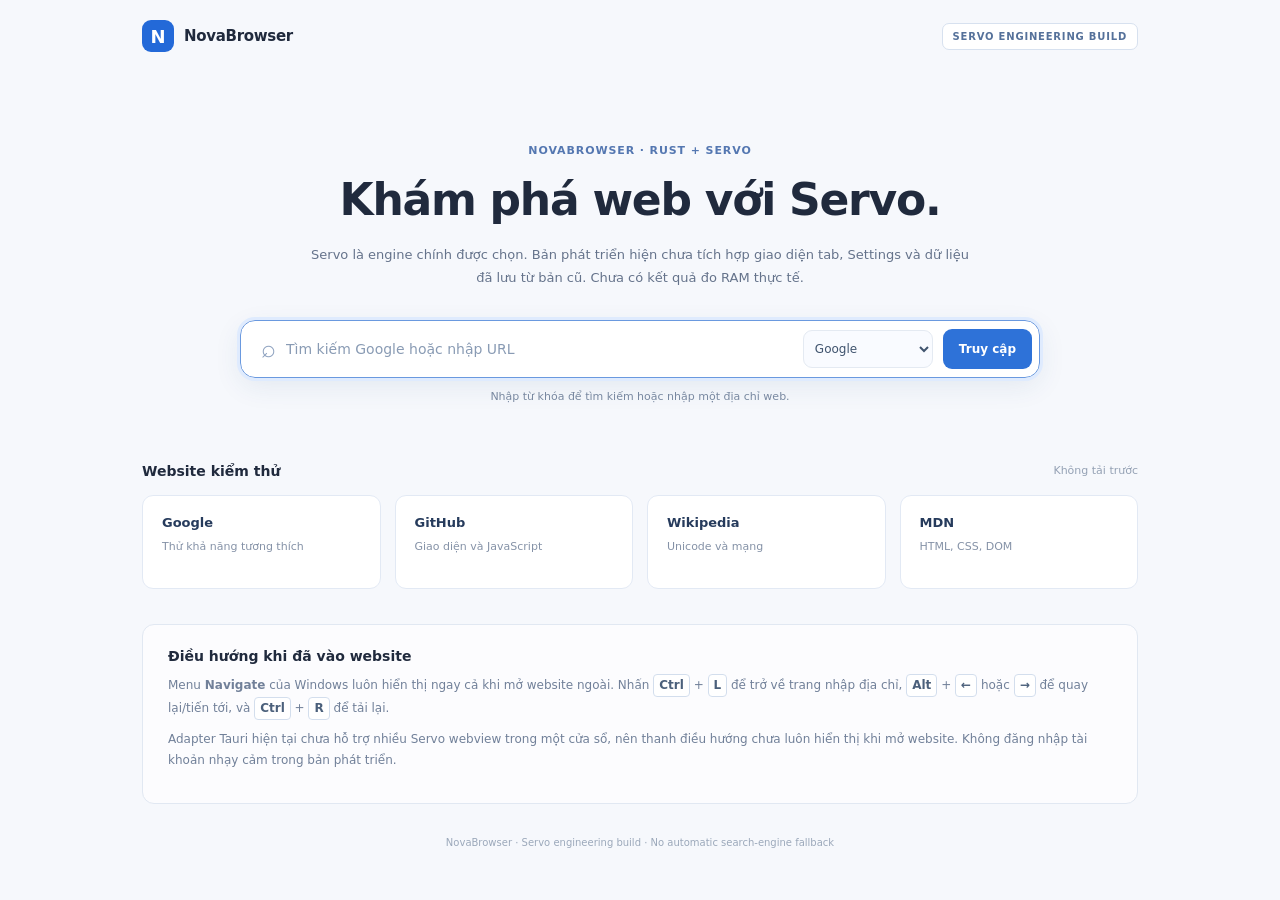
<file: apps/nova-browser/ui/index.html>
<!doctype html>
<html lang="vi">
<head>
  <meta charset="utf-8"/>
  <meta name="viewport" content="width=device-width,initial-scale=1"/>
  <meta name="color-scheme" content="light dark"/>
  <title>NovaBrowser</title>
  <link rel="stylesheet" href="style.css"/>
  <script defer src="app.js"></script>
</head>
<body>
  <main class="layout">
    <header class="topbar">
      <span class="brand"><span class="logo">N</span> NovaBrowser</span>
      <span class="edition">SERVO ENGINEERING BUILD</span>
    </header>
    <section class="intro">
      <div class="eyebrow">NovaBrowser · Rust + Servo</div>
      <h1>Khám phá web với Servo.</h1>
      <p>Servo là engine chính được chọn. Bản phát triển hiện chưa tích hợp giao diện tab, Settings và dữ liệu đã lưu từ bản cũ. Chưa có kết quả đo RAM thực tế.</p>
      <form id="search-form" class="search-form" autocomplete="off">
        <label class="sr-only" for="address">Nhập URL hoặc từ khóa</label>
        <span class="search-mark" aria-hidden="true">⌕</span>
        <input id="address" type="text" placeholder="Tìm kiếm Google hoặc nhập URL" maxlength="4096" spellcheck="false" autofocus/>
        <label class="sr-only" for="provider">Công cụ tìm kiếm</label>
        <select id="provider" aria-label="Công cụ tìm kiếm">
          <option value="google">Google</option>
          <option value="bing">Bing</option>
          <option value="duckduckgo">DuckDuckGo</option>
        </select>
        <button type="submit" id="go-button">Truy cập</button>
      </form>
      <p id="status" role="status" aria-live="polite">Nhập từ khóa để tìm kiếm hoặc nhập một địa chỉ web.</p>
    </section>
    <section class="shortcuts" aria-label="Các trang kiểm thử">
      <div class="section-head"><h2>Website kiểm thử</h2><span>Không tải trước</span></div>
      <div class="links">
        <button type="button" data-target="https://www.google.com/">Google <span>Thử khả năng tương thích</span></button>
        <button type="button" data-target="https://github.com/">GitHub <span>Giao diện và JavaScript</span></button>
        <button type="button" data-target="https://www.wikipedia.org/">Wikipedia <span>Unicode và mạng</span></button>
        <button type="button" data-target="https://developer.mozilla.org/">MDN <span>HTML, CSS, DOM</span></button>
      </div>
    </section>
    <section class="instructions">
      <h2>Điều hướng khi đã vào website</h2>
      <p>Menu <strong>Navigate</strong> của Windows luôn hiển thị ngay cả khi mở website ngoài. Nhấn <kbd>Ctrl</kbd> + <kbd>L</kbd> để trở về trang nhập địa chỉ, <kbd>Alt</kbd> + <kbd>←</kbd> hoặc <kbd>→</kbd> để quay lại/tiến tới, và <kbd>Ctrl</kbd> + <kbd>R</kbd> để tải lại.</p>
      <p>Adapter Tauri hiện tại chưa hỗ trợ nhiều Servo webview trong một cửa sổ, nên thanh điều hướng chưa luôn hiển thị khi mở website. Không đăng nhập tài khoản nhạy cảm trong bản phát triển.</p>
    </section>
    <footer>NovaBrowser · Servo engineering build · No automatic search-engine fallback</footer>
  </main>
</body>
</html>
</file>
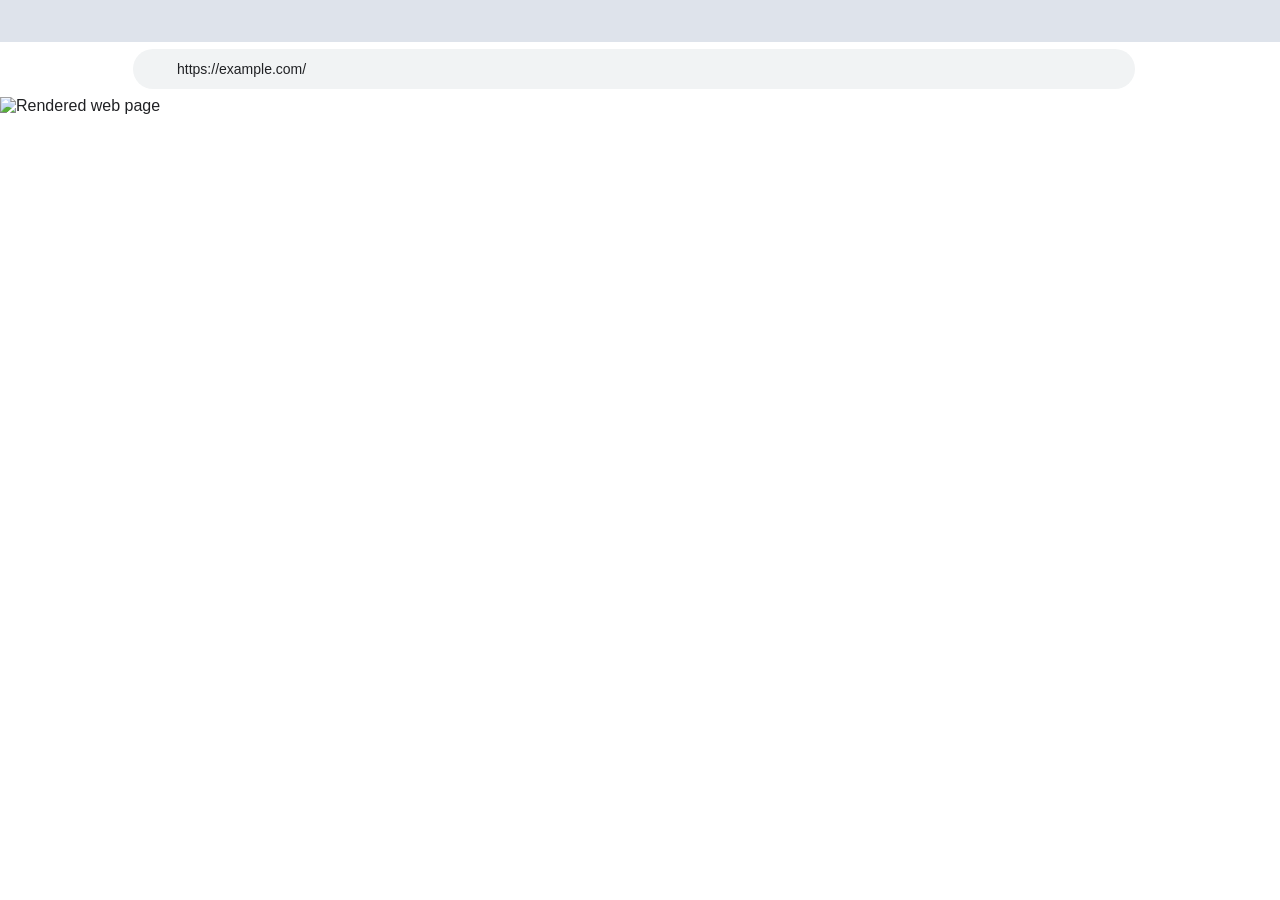
<file: crates/nova-desktop/ui/index.html>
<!doctype html>
<html lang="en">
  <head>
    <meta charset="UTF-8" />
    <meta name="viewport" content="width=device-width, initial-scale=1.0" />
    <meta name="color-scheme" content="light dark" />
    <title>NovaBrowser</title>
    <link rel="stylesheet" href="app.css" />
    <script src="icons.js" defer></script>
    <script src="i18n.js" defer></script>
    <script src="settings.js" defer></script>
    <script src="home.js" defer></script>
    <script src="app.js" defer></script>
  </head>
  <body>
    <main class="browser-window">
      <header class="tab-strip" id="titlebar">
        <div class="tab-list" id="tab-list" role="tablist" aria-label="Open tabs"></div>
        <button class="new-tab-button" id="new-tab" aria-label="New tab" title="New tab">
          <span class="icon-slot" data-icon="plus" aria-hidden="true"></span>
        </button>
        <div class="drag-space" aria-hidden="true"></div>
        <div class="window-controls" aria-label="Window controls">
          <button class="window-control" id="minimize" aria-label="Minimize" title="Minimize">
          <span class="icon-slot" data-icon="minus" aria-hidden="true"></span>
        </button>
          <button class="window-control" id="maximize" aria-label="Maximize" title="Maximize">
          <span class="icon-slot" data-icon="square" aria-hidden="true"></span>
        </button>
          <button class="window-control close-control" id="close" aria-label="Close" title="Close">
          <span class="icon-slot" data-icon="x" aria-hidden="true"></span>
        </button>
        </div>
      </header>

      <nav class="toolbar" aria-label="Browser controls">
        <div class="navigation-actions">
          <button class="toolbar-button" id="back" aria-label="Back" title="Back" disabled>
          <span class="icon-slot" data-icon="arrow-left" aria-hidden="true"></span>
        </button>
          <button class="toolbar-button" id="forward" aria-label="Forward" title="Forward" disabled>
          <span class="icon-slot" data-icon="arrow-right" aria-hidden="true"></span>
        </button>
          <button class="toolbar-button" id="reload" aria-label="Reload" title="Reload">
          <span class="icon-slot" data-icon="rotate-cw" aria-hidden="true"></span>
        </button>
          <button class="toolbar-button" id="home-action" aria-label="Go to homepage" title="Home" hidden>
            <span class="icon-slot" data-icon="house" aria-hidden="true"></span>
          </button>
        </div>

        <form class="omnibox" id="address-form" autocomplete="off">
          <span class="site-controls" aria-hidden="true" data-icon="sliders-horizontal"></span>
          <input id="address" type="text" spellcheck="false" aria-label="Search or type a URL" placeholder="Search or type a URL" value="https://example.com/" />
          <button class="bookmark-button" id="bookmark-current" type="button" aria-label="Bookmark this page" title="Bookmark this page">
          <span class="icon-slot" data-icon="bookmark" aria-hidden="true"></span>
        </button>
        </form>
        <button class="toolbar-button library-button" id="show-bookmarks" aria-label="Show bookmarks" title="Bookmarks">
          <span class="icon-slot" data-icon="folder-open" aria-hidden="true"></span>
        </button>
        <button class="toolbar-button library-button" id="show-history" aria-label="Show browsing history" title="History">
          <span class="icon-slot" data-icon="clock" aria-hidden="true"></span>
        </button>
        <button class="toolbar-button library-button" id="show-settings" aria-label="Settings" title="Settings">
          <span class="icon-slot" data-icon="settings-2" aria-hidden="true"></span>
        </button>
      </nav>

      <div class="bookmarks-bar" id="bookmarks-bar" aria-label="Bookmarks bar" hidden></div>

      <div class="loading-track"><div class="loading-indicator" id="loading-indicator"></div></div>

      <section class="page-area" id="page-area" tabindex="0" aria-label="Web page">
        <img id="page-frame" alt="Rendered web page" draggable="false" />
        <section class="search-blocked" id="search-blocked" aria-labelledby="search-blocked-title" hidden>
          <div class="search-blocked-card">
            <div class="search-blocked-symbol" aria-hidden="true">
              <span class="icon-slot" data-icon="shield-check"></span>
            </div>
            <h1 id="search-blocked-title">Google search needs verification</h1>
            <p>Google returned an unusual-traffic page for this search. NovaBrowser cannot automatically complete Google's verification. You can view Google's response or choose another search provider.</p>
            <div class="search-blocked-query">
              <span class="search-blocked-query-label">Your search</span>
              <strong id="search-blocked-query"></strong>
            </div>
            <div class="search-blocked-buttons">
              <button type="button" id="search-blocked-bing" class="search-blocked-primary">Search with Bing</button>
              <button type="button" id="search-blocked-duckduckgo" class="search-blocked-secondary">Search with DuckDuckGo</button>
            </div>
            <div class="search-blocked-actions">
              <button type="button" id="search-blocked-google">Retry Google</button>
              <button type="button" id="search-blocked-view">View Google's response</button>
            </div>
            <p class="search-blocked-note">Your default search engine will not change. A query is sent to another provider only when you choose it.</p>
          </div>
        </section>
        <div class="status-bubble" id="status-bubble" role="status" aria-live="polite">
          <span class="status-dot"></span>
          <span class="status-message" id="status-message">Starting browser engine</span>
        </div>
      </section>


      <!-- Internal new-tab page. It never loads external resources into WebView2. -->
      <section class="home-page" id="home-page" aria-label="NovaBrowser home" hidden>
        <div class="home-content">
          <header class="home-topline">
            <div class="home-brand"><span class="home-mark" aria-hidden="true">N</span><span>NovaBrowser</span></div>
            <button type="button" id="home-customize" class="home-personalize">
              <span class="icon-slot" data-icon="settings-2" aria-hidden="true"></span>Customize
            </button>
          </header>
          <div class="home-center">
            <p class="home-kicker" id="home-greeting">Welcome back</p>
            <h1 class="home-title">New tab</h1>
            <p class="home-description">Where would you like to go?</p>
            <form class="home-search-box" id="home-search-form" autocomplete="off">
              <span class="icon-slot" data-icon="search" aria-hidden="true"></span>
              <input id="home-search-input" type="text" spellcheck="false" enterkeyhint="go"
                aria-label="Search the web or enter an address"
                placeholder="Search the web or enter an address" />
              <button type="submit" class="home-search-submit">
                Search <span class="icon-slot" data-icon="arrow-right" aria-hidden="true"></span>
              </button>
            </form>
            <div class="home-search-provider" id="home-search-provider">Search with Google</div>
          </div>

          <section class="home-section home-links" aria-label="Quick links">
            <div class="home-section-heading">
              <h2 id="home-shortcuts-title">Quick links</h2>
              <button type="button" id="home-open-bookmarks">View bookmarks <span class="icon-slot" data-icon="arrow-right" aria-hidden="true"></span></button>
            </div>
            <div class="home-shortcut-grid" id="home-shortcuts-list" aria-live="polite"></div>
          </section>

          <section class="home-section home-recent" aria-label="Recent activity">
            <div class="home-section-heading">
              <h2>Recently visited</h2>
              <button type="button" id="home-open-history">View history <span class="icon-slot" data-icon="arrow-right" aria-hidden="true"></span></button>
            </div>
            <div class="home-recent-list" id="home-recent-list"></div>
          </section>
          <footer class="home-footer">
            <span>NovaBrowser · New tab</span>
            <span id="home-today"></span>
          </footer>
        </div>
      </section>

      <aside class="library-panel" id="library-panel" aria-label="Browser library" hidden>
        <div class="library-heading">
          <div>
            <span class="library-eyebrow">YOUR LIBRARY</span>
            <div class="panel-heading-title"><span class="panel-heading-icon" id="library-title-icon" data-icon="folder-open" aria-hidden="true"></span><h2 id="library-title">Bookmarks</h2></div>
          </div>
          <button class="panel-close" id="close-library" aria-label="Close library"><span class="icon-slot" data-icon="x" aria-hidden="true"></span></button>
        </div>
        <div class="library-tabs" role="tablist">
          <button class="library-tab" id="history-tab" role="tab">History</button>
          <button class="library-tab" id="bookmarks-tab" role="tab">Bookmarks</button>
        </div>
        <div class="library-list" id="library-list"></div>
        <div class="library-footer" id="history-footer">
          <button class="text-button" id="clear-history"><span class="icon-slot" data-icon="trash" aria-hidden="true"></span>Clear browsing history</button>
        </div>
      </aside>

      <section class="preferences-page" id="settings-page" aria-label="Browser settings" hidden>
        <aside class="preferences-sidebar" aria-label="Settings navigation">
          <div class="preferences-identity">
            <span class="preferences-brand" aria-hidden="true">N</span>
            <div><strong>NovaBrowser</strong><small>Settings</small></div>
          </div>
          <label class="preferences-search-box">
            <span class="icon-slot" data-icon="search" aria-hidden="true"></span>
            <input id="settings-search" type="search" placeholder="Search settings" autocomplete="off" aria-label="Search settings sections" />
          </label>
          <p class="preferences-search-summary" id="settings-search-summary" aria-live="polite"></p>
          <nav class="preferences-navigation" id="settings-navigation" aria-label="Settings sections">
            <button class="preferences-nav-item is-active" type="button" data-settings-section="general" aria-current="page"><span class="icon-slot" data-icon="house" aria-hidden="true"></span>General</button>
            <button class="preferences-nav-item" type="button" data-settings-section="appearance"><span class="icon-slot" data-icon="palette" aria-hidden="true"></span>Appearance</button>
            <button class="preferences-nav-item" type="button" data-settings-section="language"><span class="icon-slot" data-icon="globe" aria-hidden="true"></span>Language &amp; region</button>
            <button class="preferences-nav-item" type="button" data-settings-section="search"><span class="icon-slot" data-icon="search" aria-hidden="true"></span>Search engine</button>
            <button class="preferences-nav-item" type="button" data-settings-section="tabs"><span class="icon-slot" data-icon="list" aria-hidden="true"></span>Tabs</button>
            <button class="preferences-nav-item" type="button" data-settings-section="privacy"><span class="icon-slot" data-icon="shield-check" aria-hidden="true"></span>Privacy &amp; data</button>
            <div class="preferences-sidebar-divider" aria-hidden="true"></div>
            <button class="preferences-nav-item" type="button" data-settings-section="about"><span class="icon-slot" data-icon="info" aria-hidden="true"></span>About NovaBrowser</button>
          </nav>
          <p class="preferences-sidebar-footer">NovaBrowser 0.1.0 <span>·</span> Desktop preview</p>
        </aside>
        <div class="preferences-main">
          <div class="preferences-topbar">
            <div class="preferences-breadcrumb">Settings <span>/</span> <strong id="settings-section-label">General</strong></div>
            <button type="button" class="preferences-return" id="close-settings" title="Back to browsing"><span class="icon-slot" data-icon="x" aria-hidden="true"></span><span>Close settings</span></button>
          </div>
          <div class="preferences-content" id="settings-content">
            <form id="settings-form" class="preferences-form">
              <section class="preferences-section" data-settings-panel="general">
                <div class="preferences-section-intro"><h1>General</h1><p>Choose how NovaBrowser starts and where your homepage leads.</p></div>
                <div class="preferences-group">
                  <h2>On startup</h2>
                  <label class="preferences-row" for="startup-setting">
                    <span class="preferences-row-text"><strong>Open on startup</strong><small>Restore the last session or start at your homepage.</small></span>
                    <select id="startup-setting"><option value="restore">Continue where you left off</option><option value="homepage">Open homepage</option></select>
                  </label>
                  <label class="preferences-row is-stacked" for="homepage-setting">
                    <span class="preferences-row-text"><strong>Homepage</strong><small>Used when opening the homepage and, optionally, new tabs.</small></span>
                    <input id="homepage-setting" type="text" autocomplete="url" spellcheck="false" maxlength="4096" placeholder="nova://home" aria-describedby="homepage-help settings-error" />
                  </label>
                  <p class="preferences-field-note" id="homepage-help">Use nova://home for NovaBrowser Home, or enter a website address. This won't close your current tabs.</p>
                </div>
                <div class="preferences-section-note"><span class="icon-slot" data-icon="info" aria-hidden="true"></span>When session restore is enabled, NovaBrowser reopens saved tabs. Inactive tabs load when selected.</div>
              </section>

              <section class="preferences-section" data-settings-panel="appearance" hidden>
                <div class="preferences-section-intro"><h1>Appearance</h1><p>Adjust the look and layout of the browser controls.</p></div>
                <div class="preferences-group">
                  <h2>Theme</h2>
                  <div class="preferences-theme-options" role="radiogroup" aria-label="Browser appearance">
                    <label class="preferences-theme-option">
                      <input type="radio" name="appearance" value="system" />
                      <span class="preferences-theme-preview theme-preview-system"><span></span><span></span></span>
                      <span class="preferences-theme-label"><span class="icon-slot" data-icon="monitor" aria-hidden="true"></span>System</span>
                    </label>
                    <label class="preferences-theme-option">
                      <input type="radio" name="appearance" value="light" checked />
                      <span class="preferences-theme-preview theme-preview-light"><span></span><span></span></span>
                      <span class="preferences-theme-label"><span class="icon-slot" data-icon="sun" aria-hidden="true"></span>Light</span>
                    </label>
                    <label class="preferences-theme-option">
                      <input type="radio" name="appearance" value="dark" />
                      <span class="preferences-theme-preview theme-preview-dark"><span></span><span></span></span>
                      <span class="preferences-theme-label"><span class="icon-slot" data-icon="moon" aria-hidden="true"></span>Dark</span>
                    </label>
                  </div>
                  <p class="preferences-field-note">The selected theme applies to NovaBrowser's interface. Website colors remain controlled by the website.</p>
                </div>
                <div class="preferences-group">
                  <h2>Toolbar</h2>
                  <label class="preferences-row" for="show-home-setting">
                    <span class="preferences-row-text"><strong>Show Home button</strong><small>Add a Home button beside Back, Forward and Reload.</small></span>
                    <input class="preferences-switch" id="show-home-setting" type="checkbox" />
                  </label>
                  <label class="preferences-row" for="show-bookmarks-setting">
                    <span class="preferences-row-text"><strong>Show bookmarks bar</strong><small>Display saved pages below the address bar.</small></span>
                    <input class="preferences-switch" id="show-bookmarks-setting" type="checkbox" />
                  </label>
                </div>
              </section>

              <section class="preferences-section" data-settings-panel="language" hidden>
                <div class="preferences-section-intro"><h1>Language &amp; region</h1><p>Choose the language used in NovaBrowser's menus and settings.</p></div>
                <div class="preferences-group">
                  <h2>Display language</h2>
                  <label class="preferences-row" for="language-setting">
                    <span class="preferences-row-text"><strong>Language</strong><small>Changes appear immediately. Save to keep your choice after restarting.</small></span>
                    <select id="language-setting" aria-label="Display language">
                      <option value="system">Follow system language</option>
                      <option value="vi">Tiếng Việt</option>
                      <option value="en">English</option>
                    </select>
                  </label>
                </div>
                <div class="preferences-section-note"><span class="icon-slot" data-icon="info" aria-hidden="true"></span>This changes the browser interface, not the language of websites. Automatic webpage translation is not supported yet.</div>
              </section>

              <section class="preferences-section" data-settings-panel="search" hidden>
                <div class="preferences-section-intro"><h1>Search engine</h1><p>Choose how words typed into the address bar are searched.</p></div>
                <div class="preferences-group">
                  <h2>Default search engine</h2>
                  <label class="preferences-row" for="search-engine-setting">
                    <span class="preferences-row-text"><strong>Search used in the address bar</strong><small>Queries are sent to your chosen search provider.</small></span>
                    <select id="search-engine-setting"><option value="google">Google</option><option value="bing">Bing</option><option value="duckduckgo">DuckDuckGo</option></select>
                  </label>
                  <div class="preferences-example-row"><span>Example</span><code>rust browser engine</code><span class="icon-slot" data-icon="arrow-right" aria-hidden="true"></span><span id="settings-search-example">Google Search</span></div>
                </div>
              </section>

              <section class="preferences-section" data-settings-panel="tabs" hidden>
                <div class="preferences-section-intro"><h1>Tabs</h1><p>Choose what appears when opening a new tab.</p></div>
                <div class="preferences-group">
                  <h2>New tabs</h2>
                  <label class="preferences-row" for="new-tab-setting">
                    <span class="preferences-row-text"><strong>When opening a new tab</strong><small>Applies to the plus button and Ctrl+T.</small></span>
                    <select id="new-tab-setting"><option value="nova">NovaBrowser Home</option><option value="homepage">Open homepage</option><option value="blank">Open a blank tab</option></select>
                  </label>
                  <div class="preferences-row">
                    <span class="preferences-row-text"><strong>Maximum open tabs</strong><small>Current engine preview limit.</small></span><span class="preferences-static-value">8 tabs</span>
                  </div>
                </div>
              </section>

              <section class="preferences-section" data-settings-panel="privacy" hidden>
                <div class="preferences-section-intro"><h1>Privacy &amp; data</h1><p>Manage browsing records saved on this computer.</p></div>
                <div class="preferences-group">
                  <h2>History</h2>
                  <label class="preferences-row" for="save-history-setting">
                    <span class="preferences-row-text"><strong>Save browsing history</strong><small>New page visits are added to your local history when enabled.</small></span>
                    <input class="preferences-switch" id="save-history-setting" type="checkbox" checked />
                  </label>
                  <div class="preferences-row">
                    <span class="preferences-row-text"><strong>Clear browsing history</strong><small>Delete visit records. Bookmarks and tabs are preserved.</small></span>
                    <button type="button" id="settings-clear-history" class="preferences-secondary-action">Clear history</button>
                  </div>
                </div>
                <div class="preferences-group">
                  <h2>Bookmarks</h2>
                  <div class="preferences-row">
                    <span class="preferences-row-text"><strong>Remove all bookmarks</strong><small>Permanently clear saved bookmarks from this profile.</small></span>
                    <button type="button" id="settings-clear-bookmarks" class="preferences-danger-action">Clear bookmarks</button>
                  </div>
                </div>
                <p id="settings-history-message" class="preferences-message" role="status" aria-live="polite"></p>
                <div class="preferences-section-note"><span class="icon-slot" data-icon="info" aria-hidden="true"></span>Deleting history does not remove cookies or other site data. Cookie and permission controls are not yet available in this engine preview.</div>
              </section>

              <section class="preferences-section" data-settings-panel="about" hidden>
                <div class="preferences-section-intro"><h1>About NovaBrowser</h1><p>Version and browser engine information.</p></div>
                <div class="preferences-group">
                  <div class="preferences-about-heading"><span class="preferences-about-brand">N</span><div><strong>NovaBrowser</strong><small>Version 0.1.0 · Desktop preview</small></div></div>
                  <div class="preferences-row"><span class="preferences-row-text"><strong>Browser engine</strong><small id="settings-engine-description">Experimental Rust rendering and JavaScript engine</small></span><span id="settings-engine-value" class="preferences-static-value">Obscura / V8</span></div>
                  <div class="preferences-row"><span class="preferences-row-text"><strong>Rendering process</strong><small>Native website rendering status</small></span><span id="settings-engine-status" class="preferences-static-value">Active</span></div>
                  <div class="preferences-row"><span class="preferences-row-text"><strong>Desktop application</strong><small>Native window and browser interface</small></span><span class="preferences-static-value">Tauri 2 / WebView2</span></div>
                  <div class="preferences-row"><span class="preferences-row-text"><strong>Icon system</strong><small>Self-hosted SVG icons</small></span><span class="preferences-static-value">Lucide</span></div>
                </div>
                <div class="preferences-group">
                  <h2>Keyboard shortcuts</h2>
                  <div class="preferences-shortcut"><span>New tab</span><kbd>Ctrl</kbd><kbd>T</kbd></div>
                  <div class="preferences-shortcut"><span>Address bar</span><kbd>Ctrl</kbd><kbd>L</kbd></div>
                  <div class="preferences-shortcut"><span>Settings</span><kbd>Ctrl</kbd><kbd>,</kbd></div>
                  <div class="preferences-shortcut"><span>Bookmark current page</span><kbd>Ctrl</kbd><kbd>D</kbd></div>
                  <div class="preferences-shortcut"><span>Reopen closed tab</span><kbd>Ctrl</kbd><kbd>Shift</kbd><kbd>T</kbd></div>
                  <div class="preferences-shortcut"><span>Switch tabs</span><kbd>Ctrl</kbd><kbd>Tab</kbd></div>
                </div>
                <div class="preferences-section-note"><span class="icon-slot" data-icon="info" aria-hidden="true"></span>This is an engineering preview and does not yet provide the isolation and security guarantees of production browsers.</div>
              </section>

              <footer class="preferences-actionbar">
                <p id="settings-error" role="alert" hidden></p>
                <p id="settings-feedback" role="status" aria-live="polite"></p>
                <button id="reset-settings" type="button" class="preferences-reset" disabled>Discard changes</button>
                <button id="save-settings" type="submit" class="settings-save" disabled><span class="icon-slot" data-icon="check" aria-hidden="true"></span>Save changes</button>
              </footer>
            </form>
          </div>
        </div>
      </section>
    </main>
  </body>
</html>
</file>
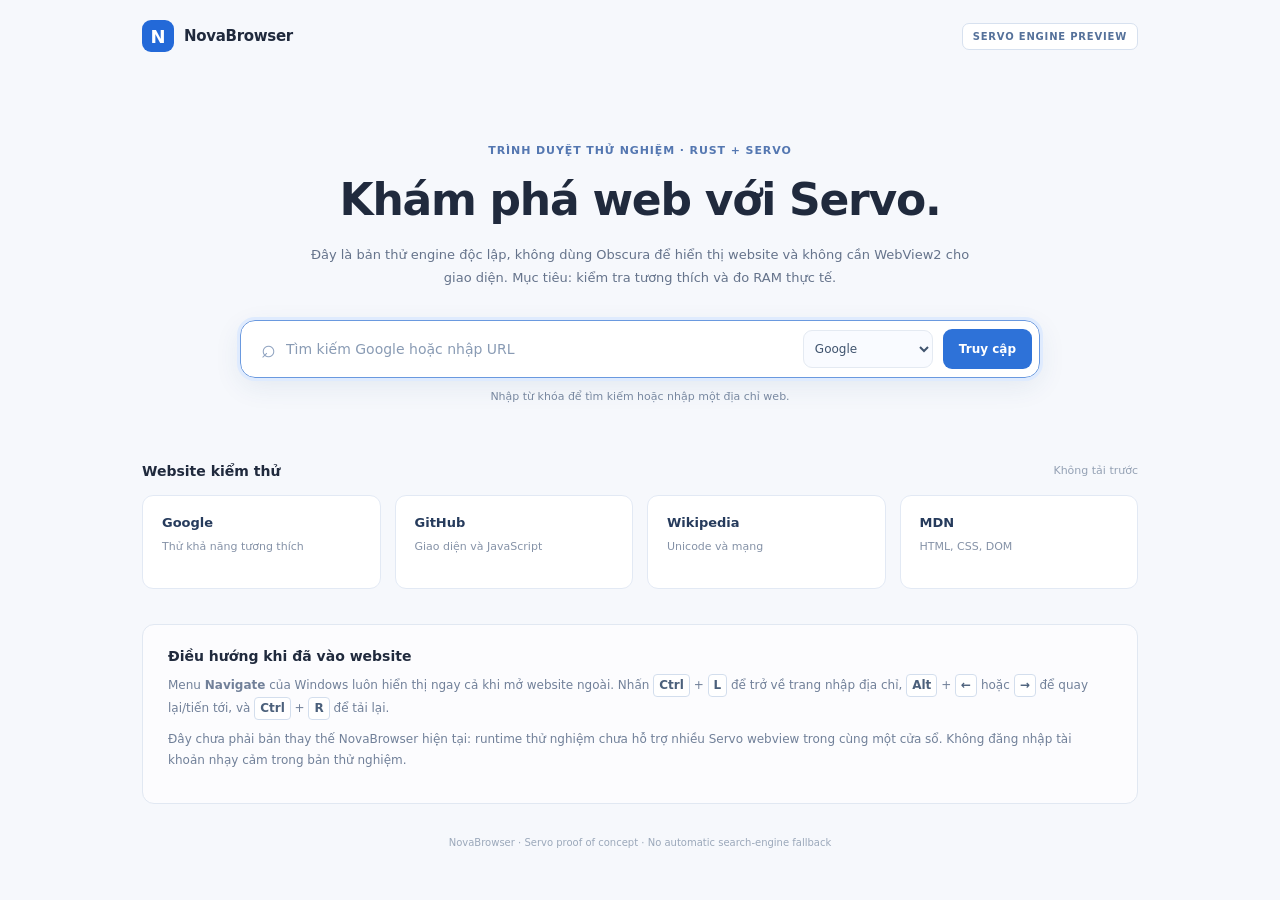
<file: experiments/servo-preview/ui/index.html>
<!doctype html>
<html lang="vi">
<head>
  <meta charset="utf-8"/>
  <meta name="viewport" content="width=device-width,initial-scale=1"/>
  <meta name="color-scheme" content="light dark"/>
  <title>NovaBrowser | Servo Preview</title>
  <link rel="stylesheet" href="style.css"/>
  <script defer src="app.js"></script>
</head>
<body>
  <main class="layout">
    <header class="topbar">
      <span class="brand"><span class="logo">N</span> NovaBrowser</span>
      <span class="edition">SERVO ENGINE PREVIEW</span>
    </header>
    <section class="intro">
      <div class="eyebrow">Trình duyệt thử nghiệm · Rust + Servo</div>
      <h1>Khám phá web với Servo.</h1>
      <p>Đây là bản thử engine độc lập, không dùng Obscura để hiển thị website và không cần WebView2 cho giao diện. Mục tiêu: kiểm tra tương thích và đo RAM thực tế.</p>
      <form id="search-form" class="search-form" autocomplete="off">
        <label class="sr-only" for="address">Nhập URL hoặc từ khóa</label>
        <span class="search-mark" aria-hidden="true">⌕</span>
        <input id="address" type="text" placeholder="Tìm kiếm Google hoặc nhập URL" maxlength="4096" spellcheck="false" autofocus/>
        <label class="sr-only" for="provider">Công cụ tìm kiếm</label>
        <select id="provider" aria-label="Công cụ tìm kiếm">
          <option value="google">Google</option>
          <option value="bing">Bing</option>
          <option value="duckduckgo">DuckDuckGo</option>
        </select>
        <button type="submit" id="go-button">Truy cập</button>
      </form>
      <p id="status" role="status" aria-live="polite">Nhập từ khóa để tìm kiếm hoặc nhập một địa chỉ web.</p>
    </section>
    <section class="shortcuts" aria-label="Các trang kiểm thử">
      <div class="section-head"><h2>Website kiểm thử</h2><span>Không tải trước</span></div>
      <div class="links">
        <button type="button" data-target="https://www.google.com/">Google <span>Thử khả năng tương thích</span></button>
        <button type="button" data-target="https://github.com/">GitHub <span>Giao diện và JavaScript</span></button>
        <button type="button" data-target="https://www.wikipedia.org/">Wikipedia <span>Unicode và mạng</span></button>
        <button type="button" data-target="https://developer.mozilla.org/">MDN <span>HTML, CSS, DOM</span></button>
      </div>
    </section>
    <section class="instructions">
      <h2>Điều hướng khi đã vào website</h2>
      <p>Menu <strong>Navigate</strong> của Windows luôn hiển thị ngay cả khi mở website ngoài. Nhấn <kbd>Ctrl</kbd> + <kbd>L</kbd> để trở về trang nhập địa chỉ, <kbd>Alt</kbd> + <kbd>←</kbd> hoặc <kbd>→</kbd> để quay lại/tiến tới, và <kbd>Ctrl</kbd> + <kbd>R</kbd> để tải lại.</p>
      <p>Đây chưa phải bản thay thế NovaBrowser hiện tại: runtime thử nghiệm chưa hỗ trợ nhiều Servo webview trong cùng một cửa sổ. Không đăng nhập tài khoản nhạy cảm trong bản thử nghiệm.</p>
    </section>
    <footer>NovaBrowser · Servo proof of concept · No automatic search-engine fallback</footer>
  </main>
</body>
</html>
</file>
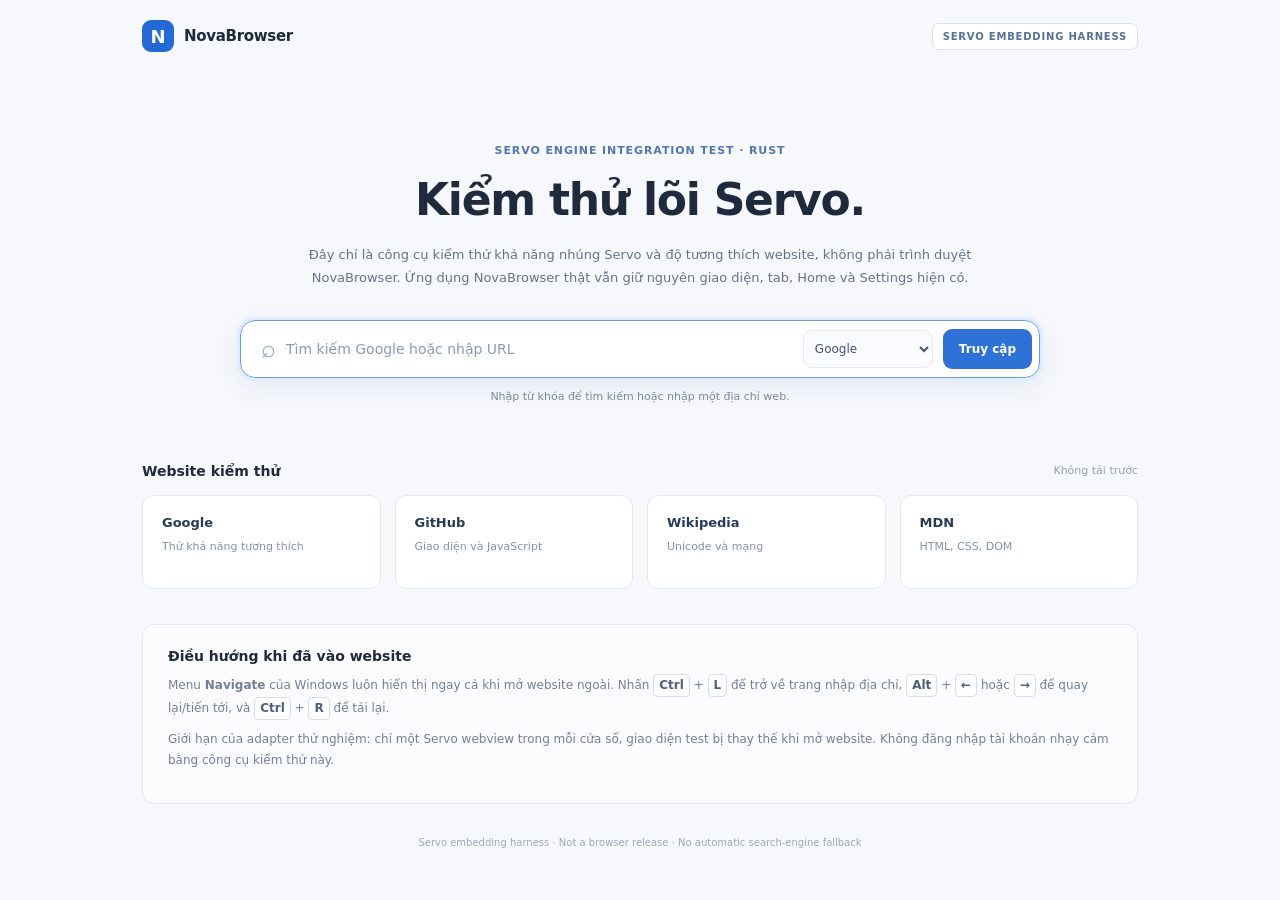
<file: tools/servo-embed-harness/ui/index.html>
<!doctype html>
<html lang="vi">
<head>
  <meta charset="utf-8"/>
  <meta name="viewport" content="width=device-width,initial-scale=1"/>
  <meta name="color-scheme" content="light dark"/>
  <title>NovaBrowser</title>
  <link rel="stylesheet" href="style.css"/>
  <script defer src="app.js"></script>
</head>
<body>
  <main class="layout">
    <header class="topbar">
      <span class="brand"><span class="logo">N</span> NovaBrowser</span>
      <span class="edition">SERVO EMBEDDING HARNESS</span>
    </header>
    <section class="intro">
      <div class="eyebrow">Servo engine integration test · Rust</div>
      <h1>Kiểm thử lõi Servo.</h1>
      <p>Đây chỉ là công cụ kiểm thử khả năng nhúng Servo và độ tương thích website, không phải trình duyệt NovaBrowser. Ứng dụng NovaBrowser thật vẫn giữ nguyên giao diện, tab, Home và Settings hiện có.</p>
      <form id="search-form" class="search-form" autocomplete="off">
        <label class="sr-only" for="address">Nhập URL hoặc từ khóa</label>
        <span class="search-mark" aria-hidden="true">⌕</span>
        <input id="address" type="text" placeholder="Tìm kiếm Google hoặc nhập URL" maxlength="4096" spellcheck="false" autofocus/>
        <label class="sr-only" for="provider">Công cụ tìm kiếm</label>
        <select id="provider" aria-label="Công cụ tìm kiếm">
          <option value="google">Google</option>
          <option value="bing">Bing</option>
          <option value="duckduckgo">DuckDuckGo</option>
        </select>
        <button type="submit" id="go-button">Truy cập</button>
      </form>
      <p id="status" role="status" aria-live="polite">Nhập từ khóa để tìm kiếm hoặc nhập một địa chỉ web.</p>
    </section>
    <section class="shortcuts" aria-label="Các trang kiểm thử">
      <div class="section-head"><h2>Website kiểm thử</h2><span>Không tải trước</span></div>
      <div class="links">
        <button type="button" data-target="https://www.google.com/">Google <span>Thử khả năng tương thích</span></button>
        <button type="button" data-target="https://github.com/">GitHub <span>Giao diện và JavaScript</span></button>
        <button type="button" data-target="https://www.wikipedia.org/">Wikipedia <span>Unicode và mạng</span></button>
        <button type="button" data-target="https://developer.mozilla.org/">MDN <span>HTML, CSS, DOM</span></button>
      </div>
    </section>
    <section class="instructions">
      <h2>Điều hướng khi đã vào website</h2>
      <p>Menu <strong>Navigate</strong> của Windows luôn hiển thị ngay cả khi mở website ngoài. Nhấn <kbd>Ctrl</kbd> + <kbd>L</kbd> để trở về trang nhập địa chỉ, <kbd>Alt</kbd> + <kbd>←</kbd> hoặc <kbd>→</kbd> để quay lại/tiến tới, và <kbd>Ctrl</kbd> + <kbd>R</kbd> để tải lại.</p>
      <p>Giới hạn của adapter thử nghiệm: chỉ một Servo webview trong mỗi cửa sổ, giao diện test bị thay thế khi mở website. Không đăng nhập tài khoản nhạy cảm bằng công cụ kiểm thử này.</p>
    </section>
    <footer>Servo embedding harness · Not a browser release · No automatic search-engine fallback</footer>
  </main>
</body>
</html>
</file>
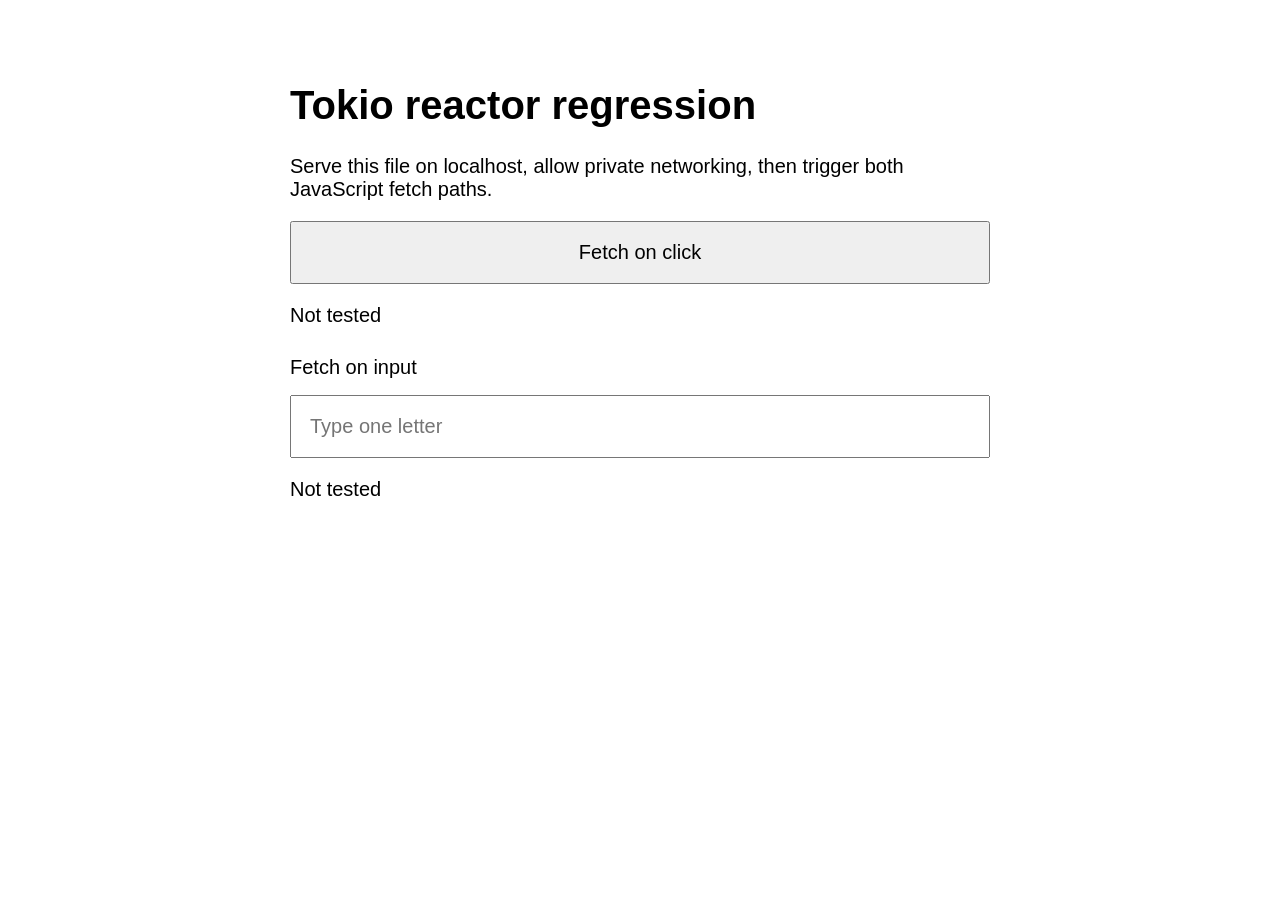
<file: crates/nova-desktop/tests/fixtures/tokio-reactor-input.html>
<!doctype html>
<html lang="en">
<head>
  <meta charset="utf-8">
  <meta name="viewport" content="width=device-width,initial-scale=1">
  <title>NovaBrowser Tokio reactor input regression</title>
  <style>
    body { max-width: 700px; margin: 36px auto; padding: 20px; font: 20px Arial,sans-serif; }
    button, input { box-sizing: border-box; display: block; width: 100%; font: inherit; padding: 18px; margin: 16px 0; }
    button { cursor: pointer; }
    p { min-height: 2rem; }
  </style>
</head>
<body>
  <h1>Tokio reactor regression</h1>
  <p>Serve this file on localhost, allow private networking, then trigger both JavaScript fetch paths.</p>
  <button id="fetch-click" type="button">Fetch on click</button>
  <p id="click-result" role="status">Not tested</p>
  <label for="fetch-input">Fetch on input</label>
  <input id="fetch-input" type="text" autocomplete="off" placeholder="Type one letter">
  <p id="input-result" role="status">Not tested</p>
  <script>
    function checkFetch(resultId, mode) {
      var result = document.getElementById(resultId);
      result.textContent = "Fetching...";
      fetch("/tokio-reactor-input.html?from=" + mode, { cache: "no-store" })
        .then(function (response) {
          result.textContent = response.ok
            ? "Fetch OK (HTTP " + response.status + ")"
            : "Fetch failed (HTTP " + response.status + ")";
        })
        .catch(function (error) { result.textContent = "Fetch error: " + String(error); });
    }
    document.getElementById("fetch-click").addEventListener("click", function () {
      checkFetch("click-result", "click");
    });
    document.getElementById("fetch-input").addEventListener("input", function () {
      checkFetch("input-result", "input");
    });
  </script>
</body>
</html>
</file>
<file: apps/nova-browser/ui/style.css>
:root { font-family: "Segoe UI", system-ui, sans-serif; color-scheme: light dark; }
* { box-sizing: border-box; }
body { min-height: 100vh; margin: 0; background: #f6f8fc; color: #202a3d; }
button,input,select { font: inherit; }
button { cursor: pointer; }
.layout { max-width: 1080px; min-height: 100vh; margin: auto; padding: 0 42px 25px; }
.topbar { display:flex; align-items:center; justify-content:space-between; min-height: 72px; }
.brand { display:inline-flex; align-items:center; gap: 10px; font-size: 15px; font-weight: 710; letter-spacing: -.3px; }
.logo { display:grid; place-items:center; width: 32px; height: 32px; border-radius: 9px; background:#2369d8; color:white; font-size:18px; }
.edition { border:1px solid #d7e1ef; background:#fff; padding: 7px 10px; color:#55719a; border-radius: 7px; font-size:10px; font-weight:700; letter-spacing:.8px; }
.intro { padding: clamp(35px,8vh,78px) 0 55px; text-align:center; }
.eyebrow { font-size:11px; color:#5477b1; font-weight:700; letter-spacing:.9px; text-transform:uppercase; }
h1 { margin: 17px 0 16px; font-size: clamp(30px, 4vw, 44px); line-height:1.2; letter-spacing:-1.25px; }
.intro > p:not(#status) { max-width:670px; margin:0 auto 30px; color:#65738b; font-size:13px; line-height:1.8; }
.search-form { width: min(100%,800px); min-height:58px; display:flex; align-items:center; gap:10px; margin:auto; padding:7px; background:#fff; border:1px solid #d7e2f1; border-radius:15px; box-shadow:0 8px 28px rgba(36,74,122,.09); }
.search-form:focus-within { border-color:#6a99df; outline:3px solid #dfebfe; }
.search-mark { font-size:25px; padding-left:13px; color:#8da1bf; }
#address { flex:1; width:1px; min-width:0; border:0; background:transparent; color:#24344c; outline:0; padding:9px 0; font-size:14px; }
#address::placeholder { color:#899bb4; }
#provider { width:130px; min-width:0; padding:10px 7px; border:1px solid #e4eaf2; border-radius:9px; background:#f9fbff; color:#40546e; font-size:12px; }
#go-button { border:0; border-radius:9px; background:#2e72d8; color:white; padding:12px 16px; min-height:40px; font-size:12px; font-weight:700; }
#go-button:hover { background:#205fc1; }
#go-button:disabled { opacity:.55; cursor:wait; }
#status { margin:12px 0 0; min-height:18px; color:#7888a0; font-size:11px; }
#status.error { color:#aa4235; }
.shortcuts { margin-top: 0; }
.section-head { display:flex; justify-content:space-between; align-items:center; margin:0 0 16px; }
h2 { margin:0; font-size:14px; font-weight:690; }
.section-head span { font-size:11px; color:#94a1b4; }
.links { display:grid; grid-template-columns:repeat(4,minmax(0,1fr)); gap:14px; }
.links button { display:flex; align-items:flex-start; flex-direction:column; text-align:left; min-height:94px; gap:10px; padding:19px; border:1px solid #e2e9f4; border-radius:11px; background:#fff; color:#263b5c; font-weight:700; font-size:13px; }
.links button:hover { background:#f0f6ff; border-color:#bdd1ee; }
.links button span { font-weight:400; font-size:11px; color:#8592a7; }
.instructions { margin:35px 0 20px; padding:23px 25px; border:1px solid #e1e8f2; border-radius:12px; background:rgba(255,255,255,.65); }
.instructions h2 { margin-bottom:10px; }
.instructions p { margin:9px 0; color:#718099; font-size:12px; line-height:1.75; }
kbd { display:inline-block; min-width:19px; padding:0 5px; border:1px solid #d3deed; border-radius:4px; background:#fff; color:#4b607b; font:inherit; font-weight:650; }
footer { text-align:center; color:#9ba8ba; font-size:10px; padding:13px 0; }
.sr-only { position:absolute; width:1px; height:1px; overflow:hidden; clip:rect(0,0,0,0); white-space:nowrap; }
button:focus-visible,select:focus-visible { outline:2px solid #488be7; outline-offset:3px; }
@media (max-width:720px) {
  .layout { padding:0 20px 24px; }
  .intro { padding:38px 0; }
  .links { grid-template-columns:repeat(2,minmax(0,1fr)); }
  #provider { width:95px; }
}
@media(max-width:480px) {
  .edition { display:none; }
  .search-form { flex-wrap:wrap; }
  #address { width:calc(100% - 60px); flex:auto; }
  #provider { flex:1; }
  #go-button { flex:1; }
}
@media(prefers-color-scheme:dark) {
  body { background:#171c25; color:#eef2f9; }
  .edition,.search-form,.links button,.instructions { background:#262e3d; border-color:#3b485d; }
  .edition,.eyebrow { color:#a0c2f8; }
  .intro>p:not(#status),.instructions p { color:#a4b2c6; }
  #address { color:#f2f5fa; }
  #provider { color:#e6eafa; background:#303a4b; border-color:#465368; }
  .links button { color:#e3ebf8; }
  .links button:hover { background:#33445d; }
  kbd { background:#313e51; border-color:#46566e; color:#e3ecfa; }
}
</file>
<file: crates/nova-desktop/ui/app.css>
:root {
  color-scheme: light;
  font-family: "Segoe UI", Arial, sans-serif;
  font-synthesis: none;
  text-rendering: optimizeLegibility;
  --chrome-text: #202124;
  --chrome-muted: #5f6368;
  --chrome-blue: #1a73e8;
  --tab-strip: #dee3eb;
  --line: #dadce0;
}

* { box-sizing: border-box; }

/* Shared Lucide SVG component. All shapes use currentColor in both themes. */
.nova-icon {
  display: block;
  flex: 0 0 auto;
  width: 100%;
  height: 100%;
  pointer-events: none;
}
.icon-slot {
  display: inline-flex;
  flex: 0 0 auto;
  align-items: center;
  justify-content: center;
  width: 20px;
  height: 20px;
}
.new-tab-button .icon-slot { width: 16px; height: 16px; }
.window-control .icon-slot { width: 13px; height: 13px; }
.toolbar-button .icon-slot { width: 20px; height: 20px; }
.bookmark-button .nova-icon { width: 18px; height: 18px; }
.panel-close .icon-slot { width: 19px; height: 19px; }
.brand-mark .nova-icon { width: 12px; height: 12px; stroke-width: 2.5; }
.tab-close .nova-icon,
.entry-remove .nova-icon { width: 16px; height: 16px; }
.panel-heading-title,
.settings-field-title {
  display: flex;
  align-items: center;
  gap: 9px;
}
.panel-heading-icon {
  display: inline-flex;
  flex: 0 0 21px;
  width: 21px;
  height: 21px;
  color: var(--chrome-blue);
}
.panel-heading-icon .nova-icon { width: 21px; height: 21px; }
.settings-field-icon {
  display: inline-flex;
  flex: 0 0 17px;
  width: 17px;
  height: 17px;
  color: var(--chrome-muted);
}
.settings-field-icon .nova-icon { width: 17px; height: 17px; }
.text-button,
.settings-actions button {
  display: inline-flex;
  align-items: center;
  justify-content: center;
  gap: 6px;
}
.text-button .icon-slot,
.settings-save .icon-slot { width: 15px; height: 15px; }



html, body {
  width: 100%;
  height: 100%;
  margin: 0;
  overflow: hidden;
  background: #fff;
}

body { user-select: none; }

button, input { font: inherit; }
button { color: inherit; }

.browser-window {
  position: relative;
  display: flex;
  flex-direction: column;
  width: 100vw;
  height: 100vh;
  min-width: 740px;
  min-height: 500px;
  overflow: hidden;
  background: #fff;
  color: var(--chrome-text);
}

.tab-strip {
  display: flex;
  align-items: flex-end;
  flex: 0 0 39px;
  gap: 8px;
  padding: 5px 0 0 8px;
  background: var(--tab-strip);
  -webkit-app-region: drag;
}

.tab-list {
  display: flex;
  flex: 0 1 auto;
  align-self: stretch;
  align-items: flex-end;
  min-width: 0;
  gap: 3px;
  overflow-x: auto;
  overflow-y: hidden;
}

.tab {
  display: flex;
  align-items: center;
  flex: 0 1 250px;
  min-width: 130px;
  height: 34px;
  gap: 9px;
  padding: 0 9px 0 13px;
  overflow: hidden;
  border: 0;
  border-radius: 9px 9px 0 0;
  background: transparent;
  color: #44484e;
  font-size: 13px;
  text-align: left;
  cursor: default;
  -webkit-app-region: no-drag;
}

.tab:hover:not(.is-active) { background: rgb(255 255 255 / 42%); }
.tab.is-active { background: #fff; color: #202124; }

.brand-mark {
  display: grid;
  flex: 0 0 18px;
  width: 18px;
  height: 18px;
  place-items: center;
  border-radius: 50%;
  background: #4285f4;
  color: #fff;
  font-size: 11px;
  font-weight: 700;
}

.tab-title {
  flex: 1 1 auto;
  overflow: hidden;
  text-overflow: ellipsis;
  white-space: nowrap;
}

.tab-close, .new-tab-button {
  display: grid;
  flex: 0 0 24px;
  width: 24px;
  height: 24px;
  place-items: center;
  padding: 0;
  border: 0;
  border-radius: 50%;
  background: transparent;
  color: #5f6368;
  font-size: 17px;
  line-height: 1;
  cursor: default;
}

.tab-close:hover, .new-tab-button:hover { background: #e8eaed; color: #202124; }
.tab-close { opacity: 0; }
.tab:hover .tab-close, .tab.is-active .tab-close { opacity: 1; }
.tab-close[hidden] { display: none; }
.tab-close:focus-visible, .tab:focus-visible, .new-tab-button:focus-visible { outline: 2px solid #1a73e8; outline-offset: -2px; }
.tab-list::-webkit-scrollbar { display: none; }

.new-tab-button {
  align-self: center;
  flex-basis: 27px;
  width: 27px;
  height: 27px;
  margin-left: 1px;
  -webkit-app-region: no-drag;
}

.new-tab-button svg { width: 15px; height: 15px; fill: none; stroke: currentColor; stroke-linecap: round; stroke-width: 1.6; }

.drag-space { flex: 1 1 auto; align-self: stretch; }

.window-controls {
  display: flex;
  align-self: stretch;
  flex: 0 0 auto;
  -webkit-app-region: no-drag;
}

.window-control {
  display: grid;
  width: 46px;
  height: 34px;
  place-items: center;
  border: 0;
  border-radius: 0;
  background: transparent;
  color: #3c4043;
  cursor: default;
}

.window-control:hover { background: #c9cfd9; }
.close-control:hover { background: #e81123; color: #fff; }

.window-control svg {
  width: 12px;
  height: 12px;
  fill: none;
  stroke: currentColor;
  stroke-width: 1.1;
}

.toolbar {
  display: flex;
  flex: 0 0 56px;
  align-items: center;
  gap: 12px;
  padding: 0 16px 0 12px;
  background: #fff;
}

.navigation-actions {
  display: flex;
  flex: 0 0 auto;
  align-items: center;
  gap: 4px;
}

.toolbar-button {
  display: grid;
  width: 34px;
  height: 34px;
  place-items: center;
  padding: 0;
  border: 0;
  border-radius: 50%;
  background: transparent;
  color: #3c4043;
  cursor: pointer;
}

.toolbar-button:hover:not(:disabled) { background: #f1f3f4; }
.toolbar-button:active:not(:disabled) { background: #e8eaed; }
.toolbar-button:disabled { color: #b8bdc5; cursor: default; }

.toolbar-button svg, .site-controls svg {
  width: 20px;
  height: 20px;
  fill: none;
  stroke: currentColor;
  stroke-linecap: round;
  stroke-linejoin: round;
  stroke-width: 1.8;
}

.omnibox {
  display: flex;
  flex: 1 1 auto;
  align-items: center;
  min-width: 100px;
  height: 40px;
  gap: 10px;
  padding: 0 13px;
  border: 1px solid transparent;
  border-radius: 22px;
  background: #f1f3f4;
  transition: background 120ms ease, border-color 120ms ease, box-shadow 120ms ease;
}

.omnibox:hover { background: #e9ecef; }
.omnibox:focus-within {
  border-color: #8ab4f8;
  background: #fff;
  box-shadow: 0 1px 3px rgb(60 64 67 / 20%);
}

.site-controls {
  display: grid;
  flex: 0 0 20px;
  width: 20px;
  height: 28px;
  place-items: center;
  padding: 0;
  border: 0;
  background: transparent;
  color: var(--chrome-muted);
}

.site-controls svg { width: 18px; height: 18px; stroke-width: 1.7; }

#address {
  width: 100%;
  min-width: 0;
  padding: 0;
  border: 0;
  outline: 0;
  background: transparent;
  color: var(--chrome-text);
  font-size: 14px;
  user-select: text;
}

#address::selection { background: #b9d7ff; color: #18283c; }

.bookmark-button {
  display: grid;
  flex: 0 0 28px;
  width: 28px;
  height: 28px;
  place-items: center;
  padding: 0;
  border: 0;
  border-radius: 50%;
  background: transparent;
  color: #5f6368;
  cursor: pointer;
}

.bookmark-button:hover { background: #e8eaed; }
.bookmark-button svg { width: 18px; height: 18px; fill: none; stroke: currentColor; stroke-linecap: round; stroke-linejoin: round; stroke-width: 1.7; }
.bookmark-button.is-bookmarked { color: #1a73e8; }
.bookmark-button.is-bookmarked svg { fill: none; stroke: #1a73e8; }
.library-button svg { width: 19px; height: 19px; }

.library-panel {
  position: absolute;
  z-index: 10;
  top: 103px;
  right: 14px;
  display: flex;
  flex-direction: column;
  width: min(380px, calc(100vw - 28px));
  max-height: min(560px, calc(100vh - 120px));
  overflow: hidden;
  border: 1px solid #dadce0;
  border-radius: 14px;
  background: #fff;
  box-shadow: 0 8px 28px rgb(60 64 67 / 24%);
}

.library-panel[hidden] { display: none; }

.library-heading {
  display: flex;
  align-items: flex-start;
  justify-content: space-between;
  padding: 20px 20px 12px;
}

.library-eyebrow { color: #5f6368; font-size: 10px; font-weight: 700; letter-spacing: 1.1px; }
.library-heading h2 { margin: 5px 0 0; color: #202124; font-size: 19px; font-weight: 600; }

.panel-close {
  display: grid;
  width: 30px;
  height: 30px;
  place-items: center;
  border: 0;
  border-radius: 50%;
  background: transparent;
  color: #5f6368;
  font-size: 23px;
  line-height: 1;
  cursor: pointer;
}

.panel-close:hover { background: #f1f3f4; }

.library-tabs {
  display: flex;
  gap: 5px;
  padding: 0 16px 10px;
  border-bottom: 1px solid #e8eaed;
}

.library-tab {
  padding: 7px 12px;
  border: 0;
  border-radius: 18px;
  background: transparent;
  color: #5f6368;
  font-size: 12px;
  cursor: pointer;
}

.library-tab:hover { background: #f1f3f4; }
.library-tab.is-active { background: #e8f0fe; color: #174ea6; font-weight: 600; }

.library-list { min-height: 90px; overflow-y: auto; padding: 7px; }

.library-entry {
  display: flex;
  align-items: center;
  gap: 8px;
  min-height: 54px;
  padding: 5px 7px 5px 11px;
  border-radius: 9px;
}

.library-entry:hover { background: #f8f9fa; }

.entry-open {
  display: flex;
  flex: 1 1 auto;
  flex-direction: column;
  min-width: 0;
  gap: 4px;
  padding: 5px 0;
  border: 0;
  background: transparent;
  text-align: left;
  cursor: pointer;
}

.entry-title, .entry-url { overflow: hidden; text-overflow: ellipsis; white-space: nowrap; }
.entry-title { color: #202124; font-size: 13px; }
.entry-url { color: #70757a; font-size: 11px; }

.entry-remove {
  display: grid;
  flex: 0 0 28px;
  width: 28px;
  height: 28px;
  place-items: center;
  border: 0;
  border-radius: 50%;
  background: transparent;
  color: #5f6368;
  font-size: 18px;
  cursor: pointer;
}

.entry-remove:hover { background: #e8eaed; }
.library-empty { padding: 24px 16px; color: #70757a; font-size: 13px; text-align: center; }

.library-footer {
  display: flex;
  justify-content: flex-end;
  padding: 10px 16px;
  border-top: 1px solid #e8eaed;
}

.text-button { padding: 7px 10px; border: 0; border-radius: 7px; background: transparent; color: #1a73e8; font-size: 12px; font-weight: 600; cursor: pointer; }
.text-button:hover { background: #f1f3f4; }

:root[data-theme="dark"] {
  color-scheme: dark;
  --chrome-text: #e8eaed;
  --chrome-muted: #bdc1c6;
  --tab-strip: #292a2d;
  --line: #3c4043;
}

:root[data-theme="dark"],
:root[data-theme="dark"] body,
:root[data-theme="dark"] .browser-window { background: #202124; }
:root[data-theme="dark"] .tab { color: #bdc1c6; }
:root[data-theme="dark"] .tab:hover:not(.is-active) { background: rgb(255 255 255 / 8%); }
:root[data-theme="dark"] .tab.is-active { background: #202124; color: #e8eaed; }
:root[data-theme="dark"] .tab-close,
:root[data-theme="dark"] .new-tab-button,
:root[data-theme="dark"] .window-control,
:root[data-theme="dark"] .toolbar-button,
:root[data-theme="dark"] .bookmark-button { color: #bdc1c6; }
:root[data-theme="dark"] .tab-close:hover,
:root[data-theme="dark"] .new-tab-button:hover { background: #3c4043; color: #e8eaed; }
:root[data-theme="dark"] .window-control:hover { background: #3c4043; }
:root[data-theme="dark"] .toolbar { background: #202124; }
:root[data-theme="dark"] .toolbar-button:hover:not(:disabled),
:root[data-theme="dark"] .toolbar-button:active:not(:disabled),
:root[data-theme="dark"] .bookmark-button:hover { background: #3c4043; }
:root[data-theme="dark"] .omnibox { background: #303134; }
:root[data-theme="dark"] .omnibox:hover { background: #3c4043; }
:root[data-theme="dark"] .omnibox:focus-within { background: #202124; }
:root[data-theme="dark"] .loading-track { background: #202124; }
:root[data-theme="dark"] .library-panel { border-color: #3c4043; background: #292a2d; }
:root[data-theme="dark"] .library-heading h2,
:root[data-theme="dark"] .entry-title { color: #e8eaed; }
:root[data-theme="dark"] .library-eyebrow,
:root[data-theme="dark"] .entry-remove,
:root[data-theme="dark"] .panel-close { color: #bdc1c6; }
:root[data-theme="dark"] .library-tabs,
:root[data-theme="dark"] .library-footer { border-color: #3c4043; }
:root[data-theme="dark"] .library-tab { color: #bdc1c6; }
:root[data-theme="dark"] .library-tab:hover,
:root[data-theme="dark"] .library-entry:hover,
:root[data-theme="dark"] .entry-remove:hover,
:root[data-theme="dark"] .panel-close:hover,
:root[data-theme="dark"] .text-button:hover,
:root[data-theme="dark"] .preferences-reset:hover { background: #3c4043; }
:root[data-theme="dark"] .library-tab.is-active { background: #394457; color: #aecbfa; }
:root[data-theme="dark"] .entry-url,
:root[data-theme="dark"] .library-empty { color: #9aa0a6; }
:root[data-theme="dark"] .status-bubble { background: rgb(41 42 45 / 96%); color: #e8eaed; }

.loading-track {
  position: relative;
  z-index: 1;
  flex: 0 0 2px;
  overflow: hidden;
  background: #fff;
}

.loading-indicator {
  width: 0;
  height: 100%;
  background: #4285f4;
  transition: width 180ms ease;
}

.loading-indicator.is-loading {
  width: 72%;
  animation: loading-sweep 1.1s ease-in-out infinite alternate;
}

@keyframes loading-sweep {
  from { transform: translateX(-18%); }
  to { transform: translateX(48%); }
}

.page-area {
  position: relative;
  flex: 1 1 auto;
  min-height: 0;
  overflow: hidden;
  outline: none;
  background: #fff;
}

#page-frame {
  display: block;
  width: 100%;
  height: 100%;
  object-fit: fill;
  user-select: none;
  -webkit-user-drag: none;
}

.status-bubble {
  position: absolute;
  bottom: 10px;
  left: 10px;
  display: none;
  align-items: center;
  max-width: min(470px, calc(100% - 20px));
  min-height: 30px;
  gap: 8px;
  padding: 5px 11px;
  border: 1px solid var(--line);
  border-radius: 7px;
  background: rgb(255 255 255 / 96%);
  box-shadow: 0 1px 3px rgb(60 64 67 / 15%);
  color: #3c4043;
  font-size: 12px;
}

.status-bubble.is-visible { display: flex; }
.status-dot { flex: 0 0 7px; width: 7px; height: 7px; border-radius: 50%; background: #d93025; }
.status-message { overflow: hidden; text-overflow: ellipsis; white-space: nowrap; }

@media (prefers-reduced-motion: reduce) {
  *, *::before, *::after { animation-duration: 0.01ms !important; transition-duration: 0.01ms !important; }
}


/* Browser caption: tabs and Win32-style controls share one 42px row. */
.tab-strip {
  flex: 0 0 42px;
  height: 42px;
  align-items: stretch;
  padding: 0 0 0 9px;
}
.tab-list { height: 42px; align-items: flex-end; }
.tab { height: 35px; }
.new-tab-button { align-self: center; margin-top: 5px; }
.window-controls {
  align-self: stretch;
  height: 42px;
  flex-shrink: 0;
}
.window-control {
  width: 46px;
  height: 42px;
  flex: 0 0 46px;
  border-radius: 0;
  transition: background-color 100ms ease;
}
.window-control .icon-slot { width: 12px; height: 12px; }
.window-control:hover { background: rgb(56 76 102 / 13%); }
.window-control:focus-visible { outline: 2px solid #3785ef; outline-offset: -3px; }
.close-control:hover { background: #df3548; color: #fff; }
.toolbar { flex: 0 0 53px; height: 53px; padding: 0 13px; gap: 10px; }
.toolbar-button[hidden], .bookmarks-bar[hidden], .preferences-page[hidden],
.preferences-section[hidden], .preferences-nav-item[hidden] { display: none !important; }
.toolbar-button.is-active { background: #dfe9fa; color: #1e63be; }
.bookmarks-bar {
  display: flex;
  align-items: center;
  flex: 0 0 34px;
  height: 34px;
  gap: 5px;
  padding: 0 15px;
  overflow: hidden;
  border-bottom: 1px solid #e1e5ec;
  background: #fff;
}
.bookmarks-bar-entry {
  display: inline-flex;
  align-items: center;
  flex: 0 1 auto;
  max-width: 190px;
  min-width: 0;
  gap: 7px;
  height: 27px;
  padding: 0 10px;
  border: 0;
  border-radius: 6px;
  background: transparent;
  color: #444d5a;
  font-size: 12px;
  cursor: pointer;
}
.bookmarks-bar-entry:hover { background: #eef2f7; }
.bookmarks-bar-entry .nova-icon { width: 15px; height: 15px; color: #697c96; }
.bookmarks-bar-entry span { overflow: hidden; text-overflow: ellipsis; white-space: nowrap; }
.bookmarks-bar-empty { color: #808b99; font-size: 12px; }

/* Settings has a quiet, functional hierarchy — no promotional cards. */
.preferences-page {
  --p-bg: #fff;
  --p-side: #f7f8fa;
  --p-text: #242931;
  --p-muted: #697481;
  --p-border: #e3e6eb;
  --p-hover: #eaedf2;
  --p-accent: #266ad4;
  display: flex;
  flex: 1 1 auto;
  min-width: 0;
  min-height: 0;
  background: var(--p-bg);
  color: var(--p-text);
}
.preferences-page button, .preferences-page input,
.preferences-page select { font: inherit; }
.preferences-sidebar {
  display: flex;
  flex: 0 0 226px;
  flex-direction: column;
  min-width: 0;
  min-height: 0;
  gap: 0;
  padding: 24px 13px 17px;
  border-right: 1px solid var(--p-border);
  background: var(--p-side);
}
.preferences-identity {
  display: flex;
  align-items: center;
  gap: 11px;
  padding: 0 11px 24px;
}
.preferences-brand, .preferences-about-brand {
  display: grid;
  flex: 0 0 33px;
  width: 33px;
  height: 33px;
  place-items: center;
  border-radius: 10px;
  background: #2f74db;
  color: #fff;
  font-size: 17px;
  font-weight: 750;
}
.preferences-identity strong { display: block; font-size: 13px; font-weight: 680; }
.preferences-identity small { display: block; margin-top: 3px; font-size: 11px; color: var(--p-muted); }
.preferences-search-box {
  display: flex;
  align-items: center;
  height: 36px;
  margin: 0 6px 14px;
  padding: 0 11px;
  gap: 9px;
  border: 1px solid var(--p-border);
  border-radius: 8px;
  background: var(--p-bg);
  color: var(--p-muted);
}
.preferences-search-box:focus-within { border-color: #5c95e5; outline: 2px solid rgb(63 132 232 / 13%); }
.preferences-search-box .icon-slot { width: 16px; height: 16px; }
.preferences-search-box input {
  width: 100%;
  min-width: 0;
  border: 0;
  outline: 0;
  background: transparent;
  color: var(--p-text);
  font-size: 12px;
  user-select: text;
}
.preferences-search-summary { margin: -4px 12px 10px; color: var(--p-muted); font-size: 11px; }
.preferences-search-summary:empty { display: none; }
.preferences-navigation { display: flex; flex-direction: column; gap: 2px; }
.preferences-nav-item {
  display: flex;
  align-items: center;
  width: 100%;
  min-height: 39px;
  gap: 12px;
  padding: 0 11px;
  border: 0;
  border-radius: 8px;
  background: transparent;
  color: #4a5361;
  font-size: 12px;
  text-align: left;
  cursor: pointer;
}
.preferences-nav-item .icon-slot { width: 18px; height: 18px; color: #697481; }
.preferences-nav-item:hover { background: var(--p-hover); }
.preferences-nav-item.is-active { background: #e2ebfa; color: #185eb8; font-weight: 640; }
.preferences-nav-item.is-active .icon-slot { color: #236bd0; }
.preferences-sidebar-divider { height: 1px; margin: 11px 11px; background: var(--p-border); }
.preferences-sidebar-footer { margin: auto 12px 0; padding-top: 18px; color: #8a939e; font-size: 10px; }
.preferences-sidebar-footer span { padding: 0 3px; }
.preferences-main { display: flex; flex: 1 1 auto; flex-direction: column; min-width: 0; min-height: 0; }
.preferences-topbar {
  display: flex;
  align-items: center;
  justify-content: space-between;
  height: 55px;
  flex: 0 0 55px;
  padding: 0 40px;
  border-bottom: 1px solid var(--p-border);
}
.preferences-breadcrumb { color: var(--p-muted); font-size: 12px; }
.preferences-breadcrumb span { margin: 0 8px; color: #a5adb7; }
.preferences-breadcrumb strong { color: var(--p-text); font-weight: 650; }
.preferences-return {
  display: inline-flex;
  align-items: center;
  gap: 7px;
  height: 31px;
  padding: 0 9px;
  border: 0;
  border-radius: 7px;
  background: transparent;
  color: var(--p-muted);
  font-size: 12px;
  cursor: pointer;
}
.preferences-return:hover { background: var(--p-hover); color: var(--p-text); }
.preferences-return .icon-slot { width: 16px; height: 16px; }
.preferences-content {
  overflow-y: auto;
  overscroll-behavior: contain;
  flex: 1 1 auto;
  min-height: 0;
}
.preferences-form {
  display: flex;
  flex-direction: column;
  width: min(100%, 930px);
  min-height: 100%;
  margin: 0 auto;
  padding: 33px 46px 0;
}
.preferences-section { flex: 0 0 auto; }
.preferences-section-intro { margin: 0 0 24px; }
.preferences-section-intro h1 { margin: 0; font-size: 26px; font-weight: 660; letter-spacing: -.55px; }
.preferences-section-intro p { margin: 9px 0 0; color: var(--p-muted); font-size: 12px; line-height: 1.55; }
.preferences-group {
  margin: 0 0 21px;
  border: 1px solid var(--p-border);
  border-radius: 11px;
  overflow: hidden;
  background: var(--p-bg);
}
.preferences-group > h2 {
  margin: 0;
  padding: 17px 22px;
  font-size: 13px;
  font-weight: 690;
}
.preferences-row {
  display: flex;
  align-items: center;
  justify-content: space-between;
  gap: 20px;
  min-height: 73px;
  padding: 14px 22px;
  border-top: 1px solid var(--p-border);
}
.preferences-row-text { min-width: 0; flex: 1 1 auto; }
.preferences-row-text strong { display: block; font-size: 12.5px; font-weight: 600; }
.preferences-row-text small {
  display: block;
  margin-top: 5px;
  color: var(--p-muted);
  font-size: 11px;
  line-height: 1.5;
}
.preferences-row select, .preferences-row input[type="text"] {
  width: min(265px, 46%);
  height: 36px;
  flex: 0 0 auto;
  padding: 0 11px;
  border: 1px solid #d4dbe4;
  border-radius: 7px;
  outline: none;
  background: var(--p-bg);
  color: var(--p-text);
  font-size: 12px;
  user-select: text;
}
.preferences-row select:hover, .preferences-row input[type="text"]:hover { border-color: #9eacbc; }
.preferences-row select:focus-visible, .preferences-row input[type="text"]:focus-visible {
  border-color: #4688e8;
  outline: 2px solid rgb(44 112 223 / 14%);
}
.preferences-row.is-stacked { display: flex; flex-direction: column; align-items: stretch; gap: 12px; }
.preferences-row.is-stacked input { width: 100%; }
.preferences-row input[aria-invalid="true"] { border-color: #cf4141; }
.preferences-field-note { margin: 0; padding: 0 22px 18px; font-size: 11px; line-height: 1.5; color: var(--p-muted); }
.preferences-section-note {
  display: flex;
  align-items: flex-start;
  gap: 10px;
  padding: 1px 2px 18px;
  color: var(--p-muted);
  font-size: 11px;
  line-height: 1.55;
}
.preferences-section-note .icon-slot { width: 15px; height: 15px; flex-basis: 15px; margin-top: 1px; }
.preferences-switch {
  appearance: none;
  position: relative;
  width: 37px;
  height: 21px;
  flex: 0 0 37px;
  border: 0;
  border-radius: 999px;
  background: #aab3c0;
  cursor: pointer;
  transition: background 110ms ease;
}
.preferences-switch::after {
  position: absolute;
  top: 3px;
  left: 3px;
  width: 15px;
  height: 15px;
  border-radius: 50%;
  background: white;
  content: "";
  transition: transform 110ms ease;
  box-shadow: 0 1px 3px rgb(0 0 0 / 17%);
}
.preferences-switch:checked { background: #2872db; }
.preferences-switch:checked::after { transform: translateX(16px); }
.preferences-theme-options { display: grid; grid-template-columns: repeat(3, minmax(0, 1fr)); gap: 13px; padding: 0 22px 14px; }
.preferences-theme-option { position: relative; display: flex; flex-direction: column; gap: 10px; cursor: pointer; }
.preferences-theme-option input { position: absolute; opacity: 0; width: 1px; height: 1px; }
.preferences-theme-preview {
  display: flex;
  height: 92px;
  gap: 2px;
  padding: 9px;
  border: 2px solid var(--p-border);
  border-radius: 9px;
  background: #e7ecf4;
}
.preferences-theme-preview span:first-child { width: 31%; border-radius: 4px; background: #d6dce6; }
.preferences-theme-preview span:last-child { flex: 1 1 auto; border-radius: 4px; background: #fff; }
.theme-preview-dark { background: #212a36; border-color: #404956; }
.theme-preview-dark span:first-child { background: #2e3b50; }
.theme-preview-dark span:last-child { background: #151c26; }
.theme-preview-system { background: linear-gradient(90deg, #e7ecf4 50%,#212a36 50%); }
.theme-preview-system span:first-child { background: #d6dce6; }
.theme-preview-system span:last-child { background: linear-gradient(90deg,#fff 28%,#151c26 28%); }
.preferences-theme-option input:checked + .preferences-theme-preview { border-color: #2d72dd; outline: 1px solid #2d72dd; }
.preferences-theme-option input:focus-visible + .preferences-theme-preview { outline: 3px solid #8eb8fa; outline-offset: 2px; }
.preferences-theme-label { display: flex; align-items: center; justify-content: center; gap: 7px; font-size: 12px; color: var(--p-text); }
.preferences-theme-label .icon-slot { width: 16px; height: 16px; }
.preferences-example-row {
  display: flex;
  flex-wrap: wrap;
  align-items: center;
  gap: 10px;
  padding: 13px 22px 16px;
  border-top: 1px solid var(--p-border);
  font-size: 11px;
  color: var(--p-muted);
}
.preferences-example-row code { color: var(--p-text); background: var(--p-side); padding: 5px 7px; border-radius: 5px; }
.preferences-example-row .icon-slot { width: 15px; height: 15px; }
.preferences-static-value { color: var(--p-muted); font-size: 12px; }
.preferences-secondary-action, .preferences-danger-action {
  flex: 0 0 auto;
  height: 34px;
  padding: 0 13px;
  border: 1px solid var(--p-border);
  border-radius: 7px;
  background: var(--p-bg);
  color: var(--p-text);
  font-size: 12px;
  cursor: pointer;
}
.preferences-secondary-action:hover, .preferences-danger-action:hover { background: var(--p-hover); }
.preferences-danger-action { color: #b62937; }
.preferences-message { margin: 0 0 19px; color: #16794b; font-size: 12px; }
.preferences-message:empty { display: none; }
.preferences-about-heading { display: flex; align-items: center; gap: 15px; padding: 22px; }
.preferences-about-brand { width: 42px; height: 42px; flex-basis: 42px; font-size: 21px; }
.preferences-about-heading strong { display: block; font-size: 16px; font-weight: 650; }
.preferences-about-heading small { display: block; margin-top: 4px; font-size: 11px; color: var(--p-muted); }
.preferences-shortcut { display: flex; align-items: center; gap: 7px; padding: 12px 22px; border-top: 1px solid var(--p-border); font-size: 12px; }
.preferences-shortcut span { margin-right: auto; }
.preferences-shortcut kbd { padding: 4px 7px; border: 1px solid var(--p-border); border-radius: 5px; background: var(--p-side); font-family: inherit; font-size: 11px; }
.preferences-actionbar {
  position: sticky;
  z-index: 3;
  bottom: 0;
  display: flex;
  align-items: center;
  justify-content: flex-end;
  gap: 10px;
  margin-top: auto;
  min-height: 66px;
  padding: 14px 0;
  border-top: 1px solid var(--p-border);
  background: var(--p-bg);
}
.preferences-actionbar button { height: 35px; border-radius: 7px; padding: 0 14px; font-size: 12px; cursor: pointer; }
.preferences-actionbar button:disabled { opacity: .48; cursor: default; }
.preferences-actionbar .settings-save { display: inline-flex; align-items: center; gap: 6px; border: 1px solid #2767cf; background: #2b72de; color: white; font-weight: 600; }
.preferences-actionbar .settings-save:not(:disabled):hover { background: #1e64cb; }
.preferences-actionbar .settings-save .icon-slot { width: 15px; height: 15px; }
.preferences-reset { border: 1px solid var(--p-border); background: var(--p-bg); color: var(--p-text); }
.preferences-reset:not(:disabled):hover { background: var(--p-hover); }
#settings-error { flex: 1 1 auto; color: #b52b3a; font-size: 11px; margin: 0; }
#settings-error[hidden] { display: none; }
#settings-feedback { margin: 0 auto 0 0; color: #16794b; font-size: 11px; }
#settings-feedback:empty { display: none; }
.preferences-page button:focus-visible, .preferences-page input:focus-visible { outline: 2px solid #4288eb; outline-offset: 2px; }

/* Keep native Windows controls and the settings UI coherent in Dark mode. */
:root[data-theme="dark"] .bookmarks-bar { background: #202124; border-color: #3c4043; }
:root[data-theme="dark"] .bookmarks-bar-entry { color: #d2d8e0; }
:root[data-theme="dark"] .bookmarks-bar-entry:hover { background: #3b4048; }
:root[data-theme="dark"] .window-control:hover { background: #3b4048; }
:root[data-theme="dark"] .window-control.close-control:hover { background: #df3548; }
:root[data-theme="dark"] .preferences-page {
  --p-bg: #242831; --p-side: #1d222b; --p-text: #e9edf4;
  --p-muted: #aeb6c4; --p-border: #3c4553; --p-hover: #353d4a;
  --p-accent: #8bb8ff;
}
:root[data-theme="dark"] .preferences-search-box { background: #242831; }
:root[data-theme="dark"] .preferences-nav-item { color: #c4ccd7; }
:root[data-theme="dark"] .preferences-nav-item .icon-slot { color: #9da8b7; }
:root[data-theme="dark"] .preferences-nav-item.is-active { background: #293e60; color: #a6c8ff; }
:root[data-theme="dark"] .preferences-row select,
:root[data-theme="dark"] .preferences-row input[type="text"] { border-color: #576273; }
:root[data-theme="dark"] .preferences-theme-option input:checked + .preferences-theme-preview { border-color: #8bb8ff; }
:root[data-theme="dark"] .preferences-danger-action { color: #ffb3b8; }
:root[data-theme="dark"] .preferences-actionbar .settings-save { background: #397dde; color: #fff; }
:root[data-theme="dark"] .toolbar-button.is-active { background: #344c70; color: #c8ddff; }
@media (max-width: 1000px) {
  .preferences-sidebar { flex-basis: 200px; padding-left: 9px; padding-right: 9px; }
  .preferences-form { padding-left: 27px; padding-right: 27px; }
  .preferences-topbar { padding-left: 27px; padding-right: 27px; }
  .preferences-row { gap: 10px; }
  .preferences-row select { width: 46%; }
}
@media (prefers-reduced-motion: reduce) {
  .preferences-page *, .preferences-switch::after { transition: none !important; }
}


/* Language names need breathing room without changing the compact layout. */
.preferences-nav-item { height: auto; line-height: 1.4; padding-top: 8px; padding-bottom: 8px; }
.preferences-sidebar { flex-basis: 241px; }
.preferences-row select#language-setting { min-width: 170px; }
:root[data-theme="dark"] .preferences-search-box input::placeholder { color: #aeb6c4; }
@media (max-width: 1000px) {
  .preferences-sidebar { flex-basis: 211px; }
}


/* ══════ NovaBrowser internal Home / New Tab ══════ */
.home-page {
  flex: 1 1 auto;
  min-height: 0;
  min-width: 0;
  overflow-y: auto;
  overscroll-behavior: contain;
  background: radial-gradient(ellipse 72% 48% at 50% 3%, #eaf1fc 0%, transparent 75%), #f7f9fc;
  color: #262f3e;
}
.home-page[hidden] { display: none !important; }
.home-content {
  display: flex;
  flex-direction: column;
  min-height: 100%;
  max-width: 912px;
  margin: 0 auto;
  padding: 23px 38px 22px;
}
.home-topline {
  display: flex;
  align-items: center;
  justify-content: space-between;
  min-height: 38px;
}
.home-brand { display: inline-flex; align-items: center; gap: 10px; font-size: 13px; font-weight: 690; letter-spacing: -.2px; }
.home-mark {
  display: grid;
  place-items: center;
  height: 30px;
  width: 30px;
  border-radius: 10px;
  background: linear-gradient(135deg, #4287ee, #1e5fc5);
  color: white;
  font-size: 16px;
  font-weight: 760;
}
.home-personalize {
  display: inline-flex;
  align-items: center;
  gap: 8px;
  border: 1px solid #d9e2ef;
  border-radius: 9px;
  background: #fff;
  color: #536278;
  font-size: 12px;
  height: 35px;
  padding: 0 12px;
  cursor: pointer;
}
.home-personalize .icon-slot { width: 16px; height: 16px; }
.home-personalize:hover { background: #edf3fb; border-color: #becfe5; }
.home-center { margin: clamp(35px, 7vh, 72px) auto 48px; width: min(100%, 750px); text-align: center; }
.home-kicker { margin: 0 0 10px; color: #6f7e94; font-size: 12px; font-weight: 530; }
.home-title { font-size: clamp(28px, 3.5vw, 40px); letter-spacing: -1.4px; font-weight: 650; margin: 0; line-height: 1.22; }
.home-description { margin: 10px 0 29px; color: #728197; font-size: 13px; }
.home-search-box {
  display: flex;
  align-items: center;
  width: 100%;
  min-height: 55px;
  gap: 14px;
  padding: 6px 6px 6px 19px;
  border: 1px solid #d8e2ef;
  border-radius: 15px;
  background: #fff;
  box-shadow: 0 3px 15px rgb(42 77 122 / 8%);
  text-align: left;
}
.home-search-box:focus-within {
  border-color: #73a6e9;
  box-shadow: 0 0 0 3px rgb(59 129 228 / 12%), 0 5px 20px rgb(42 77 122 / 9%);
}
.home-search-box > .icon-slot { width: 19px; height: 19px; color: #8291a4; }
.home-search-box input {
  flex: 1 1 auto;
  min-width: 0;
  height: 40px;
  padding: 0;
  background: transparent;
  border: 0;
  outline: none;
  font-size: 14px;
  color: #26344a;
  user-select: text;
}
.home-search-box input::placeholder { color: #8c9aab; }
.home-search-submit {
  display: inline-flex;
  align-items: center;
  gap: 8px;
  flex: 0 0 auto;
  height: 41px;
  padding: 0 15px;
  border-radius: 10px;
  border: 0;
  background: #286fdf;
  color: white;
  font-size: 12px;
  font-weight: 640;
  cursor: pointer;
}
.home-search-submit:hover { background: #175ecb; }
.home-search-submit .icon-slot { width: 15px; height: 15px; }
.home-search-provider { margin-top: 12px; color: #8b97a7; font-size: 11px; }
.home-section { margin: 0 0 33px; }
.home-section-heading {
  display: flex;
  justify-content: space-between;
  align-items: center;
  margin-bottom: 15px;
}
.home-section-heading h2 { margin: 0; font-size: 14px; font-weight: 660; letter-spacing: -.2px; }
.home-section-heading button {
  display: inline-flex;
  align-items: center;
  gap: 6px;
  border: 0;
  border-radius: 7px;
  background: transparent;
  color: #5c7598;
  cursor: pointer;
  font-size: 11px;
  padding: 7px 9px;
}
.home-section-heading button:hover { background: #e8eef8; color: #2969c6; }
.home-section-heading .icon-slot { width: 14px; height: 14px; }
.home-shortcut-grid { display: grid; grid-template-columns: repeat(6, minmax(0, 1fr)); gap: 12px; }
.home-shortcut {
  display: flex;
  min-width: 0;
  flex-direction: column;
  align-items: center;
  justify-content: center;
  gap: 10px;
  min-height: 105px;
  padding: 12px 8px 9px;
  background: rgba(255, 255, 255, .88);
  border: 1px solid #e5eaf2;
  border-radius: 13px;
  color: #334055;
  cursor: pointer;
}
.home-shortcut:hover {
  border-color: #cbd9ec;
  box-shadow: 0 4px 16px rgb(48 83 128 / 8%);
  transform: translateY(-1px);
}
.home-shortcut-avatar {
  display: grid;
  place-items: center;
  width: 42px;
  height: 42px;
  background: #e7effb;
  color: #2f68bd;
  border-radius: 13px;
  font-weight: 730;
  font-size: 18px;
}
.home-shortcut:nth-child(3n+2) .home-shortcut-avatar { background: #e9f1ef; color: #427b68; }
.home-shortcut:nth-child(3n) .home-shortcut-avatar { background: #f0eafb; color: #7666a8; }
.home-shortcut-name { width: 100%; max-width: 100%; text-align: center; font-size: 11px; overflow: hidden; text-overflow: ellipsis; white-space: nowrap; }
.home-recent-list { border: 1px solid #e4eaf2; border-radius: 13px; background: rgba(255,255,255,.8); overflow: hidden; }
.home-recent-entry {
  display: flex;
  align-items: center;
  gap: 12px;
  min-width: 0;
  width: 100%;
  min-height: 58px;
  padding: 10px 16px;
  color: #334055;
  background: transparent;
  border: 0;
  border-bottom: 1px solid #edf0f5;
  text-align: left;
  cursor: pointer;
}
.home-recent-entry:last-child { border-bottom: 0; }
.home-recent-entry:hover { background: #f0f5fc; }
.home-recent-icon {
  display: grid;
  place-items: center;
  flex: 0 0 34px;
  width: 34px;
  height: 34px;
  border-radius: 10px;
  background: #eef3fa;
  color: #647d9f;
}
.home-recent-icon .nova-icon { width: 17px; height: 17px; }
.home-recent-text { flex: 1 1 auto; min-width: 0; }
.home-recent-text strong, .home-recent-text small { display: block; overflow: hidden; text-overflow: ellipsis; white-space: nowrap; }
.home-recent-text strong { font-size: 12px; font-weight: 560; }
.home-recent-text small { margin-top: 4px; color: #8b98a7; font-size: 10px; }
.home-recent-arrow { display: inline-flex; color: #9eacbd; }
.home-recent-arrow .nova-icon { width: 15px; height: 15px; }
.home-empty { margin: 0; padding: 25px 18px; color: #8995a4; font-size: 12px; text-align: center; }
.home-footer {
  display: flex;
  justify-content: space-between;
  align-items: center;
  margin-top: auto;
  padding-top: 16px;
  gap: 12px;
  color: #9ca7b5;
  font-size: 10px;
}
.home-page button:focus-visible, .home-search-box input:focus-visible { outline: 2px solid #468bea; outline-offset: 2px; }
:root[data-theme="dark"] .home-page {
  background: radial-gradient(ellipse 72% 48% at 50% 3%, #25344d 0%, transparent 75%), #191e27;
  color: #edf2f9;
}
:root[data-theme="dark"] .home-kicker, :root[data-theme="dark"] .home-description,
:root[data-theme="dark"] .home-footer, :root[data-theme="dark"] .home-search-provider { color: #9baabe; }
:root[data-theme="dark"] .home-personalize,
:root[data-theme="dark"] .home-search-box,
:root[data-theme="dark"] .home-shortcut,
:root[data-theme="dark"] .home-recent-list {
  background: #262f3e;
  border-color: #3d4b61;
  color: #e7edf7;
}
:root[data-theme="dark"] .home-search-box input { color: #eef4ff; }
:root[data-theme="dark"] .home-search-box input::placeholder { color: #9baabe; }
:root[data-theme="dark"] .home-personalize:hover,
:root[data-theme="dark"] .home-shortcut:hover,
:root[data-theme="dark"] .home-section-heading button:hover,
:root[data-theme="dark"] .home-recent-entry:hover { background: #33425a; }
:root[data-theme="dark"] .home-section-heading button { color: #a4c4f3; }
:root[data-theme="dark"] .home-recent-entry { color: #e7edf7; border-color: #394658; }
:root[data-theme="dark"] .home-recent-icon { background: #33435a; color: #b2c9ed; }
:root[data-theme="dark"] .home-shortcut-avatar { background: #34476a; color: #c7dcff; }
:root[data-theme="dark"] .home-shortcut:nth-child(3n+2) .home-shortcut-avatar { background: #36554c; color: #c1e2d3; }
:root[data-theme="dark"] .home-shortcut:nth-child(3n) .home-shortcut-avatar { background: #504363; color: #e6cffb; }
@media (max-width: 920px) {
  .home-content { padding: 22px 27px; }
  .home-shortcut-grid { grid-template-columns: repeat(4, minmax(0, 1fr)); }
  .home-center { margin: 35px auto; }
}
@media (max-width: 560px) {
  .home-content { padding: 18px 17px; }
  .home-shortcut-grid { grid-template-columns: repeat(3, minmax(0, 1fr)); }
  .home-search-submit { padding: 0 10px; }
  .home-center { margin: 28px auto; }
}
@media (prefers-reduced-motion: reduce) {
  .home-shortcut { transition: none; transform: none !important; }
}


/* Google explicitly rejected a search request. Show actionable, honest
   options in the trusted browser chrome; never inject content into Google. */
.search-blocked {
  position: absolute;
  inset: 0;
  z-index: 3;
  display: flex;
  align-items: flex-start;
  justify-content: center;
  overflow-y: auto;
  padding: clamp(35px, 8vh, 92px) 24px 35px;
  background: #fafbfc;
  color: #242b36;
}
.search-blocked[hidden] { display: none !important; }
.search-blocked-card {
  width: min(100%, 580px);
  text-align: left;
}
.search-blocked-symbol {
  display: grid;
  place-items: center;
  width: 43px;
  height: 43px;
  margin-bottom: 20px;
  border-radius: 12px;
  background: #edf2fa;
  color: #4776b6;
}
.search-blocked-symbol .icon-slot { width: 23px; height: 23px; }
.search-blocked h1 { margin: 0 0 12px; font-size: 23px; font-weight: 660; letter-spacing: -.4px; }
.search-blocked p { margin: 0; font-size: 13px; line-height: 1.65; color: #687587; }
.search-blocked-query {
  display: flex;
  flex-direction: column;
  gap: 7px;
  min-width: 0;
  margin: 24px 0;
  padding: 16px 18px;
  border: 1px solid #e4e9f0;
  border-radius: 10px;
  background: #fff;
}
.search-blocked-query-label {
  font-size: 11px;
  font-weight: 610;
  color: #8a96a6;
}
.search-blocked-query strong {
  overflow-wrap: anywhere;
  font-size: 13px;
  font-weight: 570;
  line-height: 1.6;
}
.search-blocked-buttons,
.search-blocked-actions { display: flex; flex-wrap: wrap; align-items: center; gap: 10px; }
.search-blocked button {
  min-height: 38px;
  padding: 0 14px;
  border-radius: 8px;
  border: 1px solid #d9e2ee;
  background: #fff;
  color: #34445b;
  font-size: 12px;
  font-weight: 620;
  cursor: pointer;
}
.search-blocked button:hover { background: #eef3fa; }
.search-blocked button:disabled { opacity: .5; cursor: default; }
.search-blocked .search-blocked-primary {
  background: #2c6ed5;
  border-color: #2c6ed5;
  color: #fff;
}
.search-blocked .search-blocked-primary:hover { background: #1c5abb; }
.search-blocked-actions { margin-top: 13px; }
.search-blocked-actions button {
  min-height: 32px;
  border: 0;
  color: #3974c3;
  background: transparent;
  font-weight: 560;
  padding: 0 5px;
}
.search-blocked-actions button:hover { background: #e8eff9; }
.search-blocked .search-blocked-note { margin-top: 24px; font-size: 11px; }
:root[data-theme="dark"] .search-blocked { background: #1d222b; color: #edf1f7; }
:root[data-theme="dark"] .search-blocked-symbol { background: #2b3b52; color: #a7c7f7; }
:root[data-theme="dark"] .search-blocked p { color: #a6b2c4; }
:root[data-theme="dark"] .search-blocked-query {
  background: #252d3a;
  border-color: #3a4657;
}
:root[data-theme="dark"] .search-blocked-query-label { color: #9facbf; }
:root[data-theme="dark"] .search-blocked button {
  background: #2c3544;
  border-color: #49566a;
  color: #e5edf9;
}
:root[data-theme="dark"] .search-blocked button:hover { background: #374760; }
:root[data-theme="dark"] .search-blocked .search-blocked-primary {
  background: #3175d9;
  border-color: #3175d9;
  color: #fff;
}
:root[data-theme="dark"] .search-blocked .search-blocked-primary:hover { background: #4485e3; }
:root[data-theme="dark"] .search-blocked-actions button {
  background: transparent;
  border: 0;
  color: #9cc4fc;
}
:root[data-theme="dark"] .search-blocked-actions button:hover { background: #2b3f5e; }
@media (max-width: 540px) {
  .search-blocked { padding: 32px 19px; }
  .search-blocked h1 { font-size: 20px; }
}

/* Browser-owned tab menu: never provided to remote website content. */
.tab.is-sleeping .brand-mark { background: #687487; color: #fff; }
.tab.is-sleeping .tab-title { opacity: .72; }
.tab-context-menu[hidden] { display: none !important; }
.tab-context-menu {
  position: fixed;
  z-index: 10000;
  display: flex;
  flex-direction: column;
  min-width: 210px;
  max-width: calc(100vw - 16px);
  padding: 5px;
  border: 1px solid #dfe3ea;
  border-radius: 10px;
  background: #fff;
  color: #242933;
  box-shadow: 0 9px 26px rgb(24 35 52 / 18%);
  -webkit-app-region: no-drag;
}
.tab-context-action {
  display: flex;
  align-items: center;
  gap: 10px;
  width: 100%;
  padding: 9px 12px;
  border: 0;
  border-radius: 6px;
  background: transparent;
  color: inherit;
  text-align: left;
  white-space: nowrap;
  font-size: 13px;
  cursor: default;
}
.tab-context-icon {
  display: inline-flex;
  width: 17px;
  height: 17px;
  flex: 0 0 17px;
}
.tab-context-icon .nova-icon { width: 17px; height: 17px; }
.tab-context-action:hover:not(:disabled),
.tab-context-action:focus-visible:not(:disabled) {
  outline: none;
  background: #eaf1fc;
  color: #1456ad;
}
.tab-context-action:disabled { opacity: .46; }
:root[data-theme="dark"] .tab.is-sleeping .brand-mark { background: #596779; }
:root[data-theme="dark"] .tab-context-menu {
  background: #282e38;
  border-color: #465060;
  color: #e4e9f2;
  box-shadow: 0 9px 26px rgb(0 0 0 / 35%);
}
:root[data-theme="dark"] .tab-context-action:hover:not(:disabled),
:root[data-theme="dark"] .tab-context-action:focus-visible:not(:disabled) {
  background: #344962;
  color: #d7e8ff;
}
</file>
<file: experiments/servo-preview/ui/style.css>
:root { font-family: "Segoe UI", system-ui, sans-serif; color-scheme: light dark; }
* { box-sizing: border-box; }
body { min-height: 100vh; margin: 0; background: #f6f8fc; color: #202a3d; }
button,input,select { font: inherit; }
button { cursor: pointer; }
.layout { max-width: 1080px; min-height: 100vh; margin: auto; padding: 0 42px 25px; }
.topbar { display:flex; align-items:center; justify-content:space-between; min-height: 72px; }
.brand { display:inline-flex; align-items:center; gap: 10px; font-size: 15px; font-weight: 710; letter-spacing: -.3px; }
.logo { display:grid; place-items:center; width: 32px; height: 32px; border-radius: 9px; background:#2369d8; color:white; font-size:18px; }
.edition { border:1px solid #d7e1ef; background:#fff; padding: 7px 10px; color:#55719a; border-radius: 7px; font-size:10px; font-weight:700; letter-spacing:.8px; }
.intro { padding: clamp(35px,8vh,78px) 0 55px; text-align:center; }
.eyebrow { font-size:11px; color:#5477b1; font-weight:700; letter-spacing:.9px; text-transform:uppercase; }
h1 { margin: 17px 0 16px; font-size: clamp(30px, 4vw, 44px); line-height:1.2; letter-spacing:-1.25px; }
.intro > p:not(#status) { max-width:670px; margin:0 auto 30px; color:#65738b; font-size:13px; line-height:1.8; }
.search-form { width: min(100%,800px); min-height:58px; display:flex; align-items:center; gap:10px; margin:auto; padding:7px; background:#fff; border:1px solid #d7e2f1; border-radius:15px; box-shadow:0 8px 28px rgba(36,74,122,.09); }
.search-form:focus-within { border-color:#6a99df; outline:3px solid #dfebfe; }
.search-mark { font-size:25px; padding-left:13px; color:#8da1bf; }
#address { flex:1; width:1px; min-width:0; border:0; background:transparent; color:#24344c; outline:0; padding:9px 0; font-size:14px; }
#address::placeholder { color:#899bb4; }
#provider { width:130px; min-width:0; padding:10px 7px; border:1px solid #e4eaf2; border-radius:9px; background:#f9fbff; color:#40546e; font-size:12px; }
#go-button { border:0; border-radius:9px; background:#2e72d8; color:white; padding:12px 16px; min-height:40px; font-size:12px; font-weight:700; }
#go-button:hover { background:#205fc1; }
#go-button:disabled { opacity:.55; cursor:wait; }
#status { margin:12px 0 0; min-height:18px; color:#7888a0; font-size:11px; }
#status.error { color:#aa4235; }
.shortcuts { margin-top: 0; }
.section-head { display:flex; justify-content:space-between; align-items:center; margin:0 0 16px; }
h2 { margin:0; font-size:14px; font-weight:690; }
.section-head span { font-size:11px; color:#94a1b4; }
.links { display:grid; grid-template-columns:repeat(4,minmax(0,1fr)); gap:14px; }
.links button { display:flex; align-items:flex-start; flex-direction:column; text-align:left; min-height:94px; gap:10px; padding:19px; border:1px solid #e2e9f4; border-radius:11px; background:#fff; color:#263b5c; font-weight:700; font-size:13px; }
.links button:hover { background:#f0f6ff; border-color:#bdd1ee; }
.links button span { font-weight:400; font-size:11px; color:#8592a7; }
.instructions { margin:35px 0 20px; padding:23px 25px; border:1px solid #e1e8f2; border-radius:12px; background:rgba(255,255,255,.65); }
.instructions h2 { margin-bottom:10px; }
.instructions p { margin:9px 0; color:#718099; font-size:12px; line-height:1.75; }
kbd { display:inline-block; min-width:19px; padding:0 5px; border:1px solid #d3deed; border-radius:4px; background:#fff; color:#4b607b; font:inherit; font-weight:650; }
footer { text-align:center; color:#9ba8ba; font-size:10px; padding:13px 0; }
.sr-only { position:absolute; width:1px; height:1px; overflow:hidden; clip:rect(0,0,0,0); white-space:nowrap; }
button:focus-visible,select:focus-visible { outline:2px solid #488be7; outline-offset:3px; }
@media (max-width:720px) {
  .layout { padding:0 20px 24px; }
  .intro { padding:38px 0; }
  .links { grid-template-columns:repeat(2,minmax(0,1fr)); }
  #provider { width:95px; }
}
@media(max-width:480px) {
  .edition { display:none; }
  .search-form { flex-wrap:wrap; }
  #address { width:calc(100% - 60px); flex:auto; }
  #provider { flex:1; }
  #go-button { flex:1; }
}
@media(prefers-color-scheme:dark) {
  body { background:#171c25; color:#eef2f9; }
  .edition,.search-form,.links button,.instructions { background:#262e3d; border-color:#3b485d; }
  .edition,.eyebrow { color:#a0c2f8; }
  .intro>p:not(#status),.instructions p { color:#a4b2c6; }
  #address { color:#f2f5fa; }
  #provider { color:#e6eafa; background:#303a4b; border-color:#465368; }
  .links button { color:#e3ebf8; }
  .links button:hover { background:#33445d; }
  kbd { background:#313e51; border-color:#46566e; color:#e3ecfa; }
}
</file>
<file: tools/servo-embed-harness/ui/style.css>
:root { font-family: "Segoe UI", system-ui, sans-serif; color-scheme: light dark; }
* { box-sizing: border-box; }
body { min-height: 100vh; margin: 0; background: #f6f8fc; color: #202a3d; }
button,input,select { font: inherit; }
button { cursor: pointer; }
.layout { max-width: 1080px; min-height: 100vh; margin: auto; padding: 0 42px 25px; }
.topbar { display:flex; align-items:center; justify-content:space-between; min-height: 72px; }
.brand { display:inline-flex; align-items:center; gap: 10px; font-size: 15px; font-weight: 710; letter-spacing: -.3px; }
.logo { display:grid; place-items:center; width: 32px; height: 32px; border-radius: 9px; background:#2369d8; color:white; font-size:18px; }
.edition { border:1px solid #d7e1ef; background:#fff; padding: 7px 10px; color:#55719a; border-radius: 7px; font-size:10px; font-weight:700; letter-spacing:.8px; }
.intro { padding: clamp(35px,8vh,78px) 0 55px; text-align:center; }
.eyebrow { font-size:11px; color:#5477b1; font-weight:700; letter-spacing:.9px; text-transform:uppercase; }
h1 { margin: 17px 0 16px; font-size: clamp(30px, 4vw, 44px); line-height:1.2; letter-spacing:-1.25px; }
.intro > p:not(#status) { max-width:670px; margin:0 auto 30px; color:#65738b; font-size:13px; line-height:1.8; }
.search-form { width: min(100%,800px); min-height:58px; display:flex; align-items:center; gap:10px; margin:auto; padding:7px; background:#fff; border:1px solid #d7e2f1; border-radius:15px; box-shadow:0 8px 28px rgba(36,74,122,.09); }
.search-form:focus-within { border-color:#6a99df; outline:3px solid #dfebfe; }
.search-mark { font-size:25px; padding-left:13px; color:#8da1bf; }
#address { flex:1; width:1px; min-width:0; border:0; background:transparent; color:#24344c; outline:0; padding:9px 0; font-size:14px; }
#address::placeholder { color:#899bb4; }
#provider { width:130px; min-width:0; padding:10px 7px; border:1px solid #e4eaf2; border-radius:9px; background:#f9fbff; color:#40546e; font-size:12px; }
#go-button { border:0; border-radius:9px; background:#2e72d8; color:white; padding:12px 16px; min-height:40px; font-size:12px; font-weight:700; }
#go-button:hover { background:#205fc1; }
#go-button:disabled { opacity:.55; cursor:wait; }
#status { margin:12px 0 0; min-height:18px; color:#7888a0; font-size:11px; }
#status.error { color:#aa4235; }
.shortcuts { margin-top: 0; }
.section-head { display:flex; justify-content:space-between; align-items:center; margin:0 0 16px; }
h2 { margin:0; font-size:14px; font-weight:690; }
.section-head span { font-size:11px; color:#94a1b4; }
.links { display:grid; grid-template-columns:repeat(4,minmax(0,1fr)); gap:14px; }
.links button { display:flex; align-items:flex-start; flex-direction:column; text-align:left; min-height:94px; gap:10px; padding:19px; border:1px solid #e2e9f4; border-radius:11px; background:#fff; color:#263b5c; font-weight:700; font-size:13px; }
.links button:hover { background:#f0f6ff; border-color:#bdd1ee; }
.links button span { font-weight:400; font-size:11px; color:#8592a7; }
.instructions { margin:35px 0 20px; padding:23px 25px; border:1px solid #e1e8f2; border-radius:12px; background:rgba(255,255,255,.65); }
.instructions h2 { margin-bottom:10px; }
.instructions p { margin:9px 0; color:#718099; font-size:12px; line-height:1.75; }
kbd { display:inline-block; min-width:19px; padding:0 5px; border:1px solid #d3deed; border-radius:4px; background:#fff; color:#4b607b; font:inherit; font-weight:650; }
footer { text-align:center; color:#9ba8ba; font-size:10px; padding:13px 0; }
.sr-only { position:absolute; width:1px; height:1px; overflow:hidden; clip:rect(0,0,0,0); white-space:nowrap; }
button:focus-visible,select:focus-visible { outline:2px solid #488be7; outline-offset:3px; }
@media (max-width:720px) {
  .layout { padding:0 20px 24px; }
  .intro { padding:38px 0; }
  .links { grid-template-columns:repeat(2,minmax(0,1fr)); }
  #provider { width:95px; }
}
@media(max-width:480px) {
  .edition { display:none; }
  .search-form { flex-wrap:wrap; }
  #address { width:calc(100% - 60px); flex:auto; }
  #provider { flex:1; }
  #go-button { flex:1; }
}
@media(prefers-color-scheme:dark) {
  body { background:#171c25; color:#eef2f9; }
  .edition,.search-form,.links button,.instructions { background:#262e3d; border-color:#3b485d; }
  .edition,.eyebrow { color:#a0c2f8; }
  .intro>p:not(#status),.instructions p { color:#a4b2c6; }
  #address { color:#f2f5fa; }
  #provider { color:#e6eafa; background:#303a4b; border-color:#465368; }
  .links button { color:#e3ebf8; }
  .links button:hover { background:#33445d; }
  kbd { background:#313e51; border-color:#46566e; color:#e3ecfa; }
}
</file>
